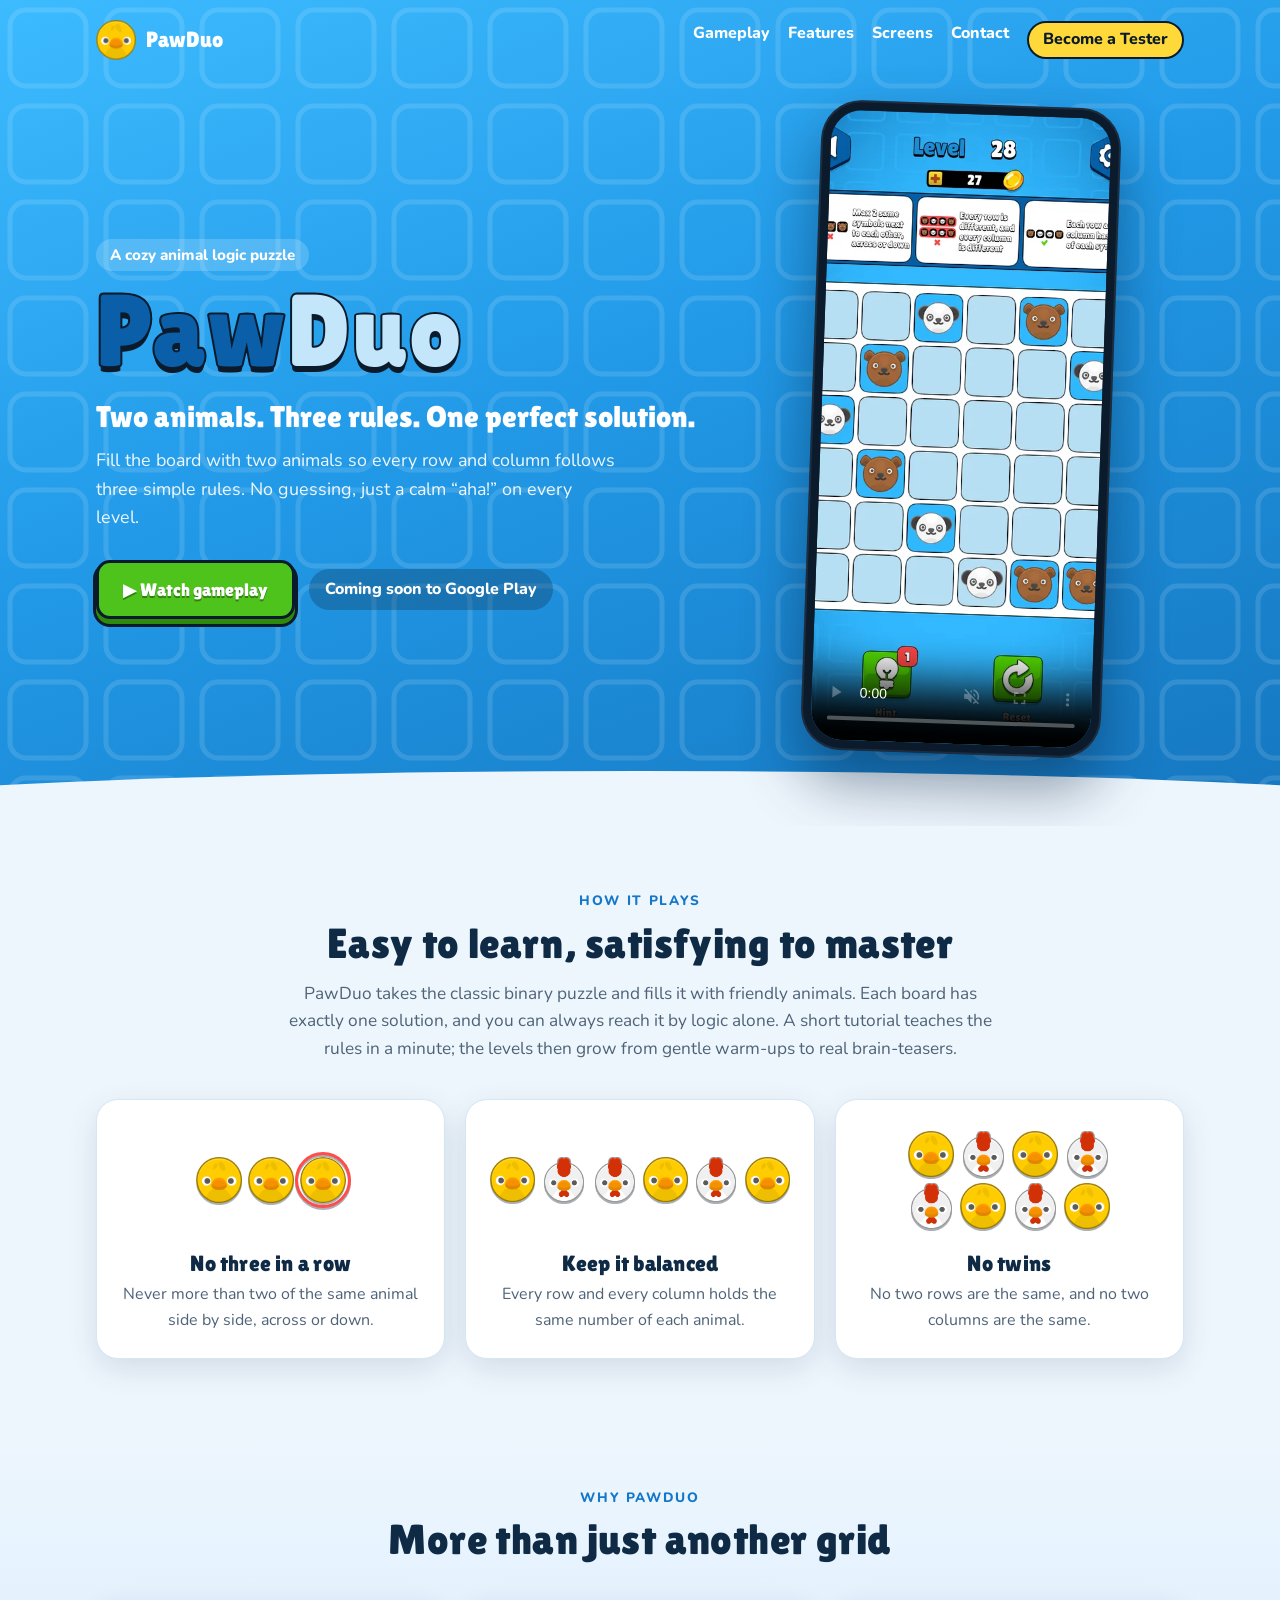
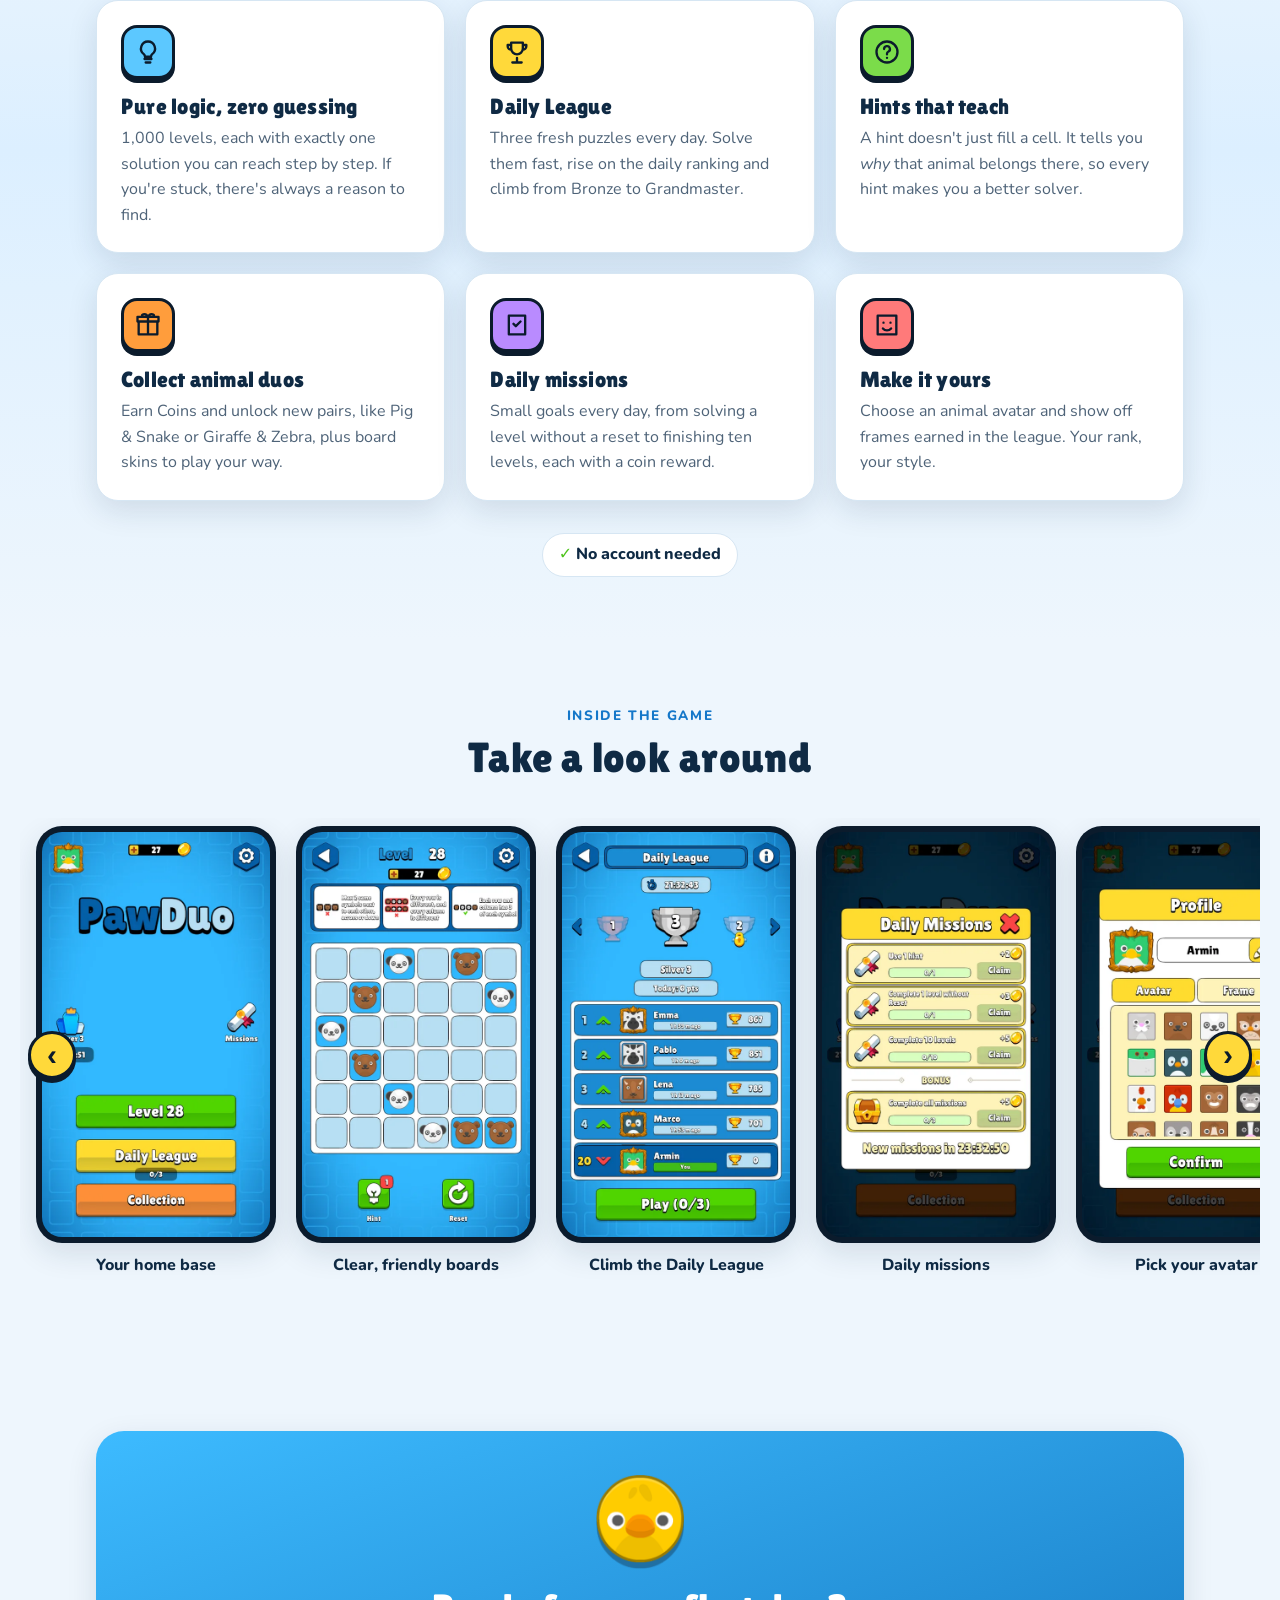
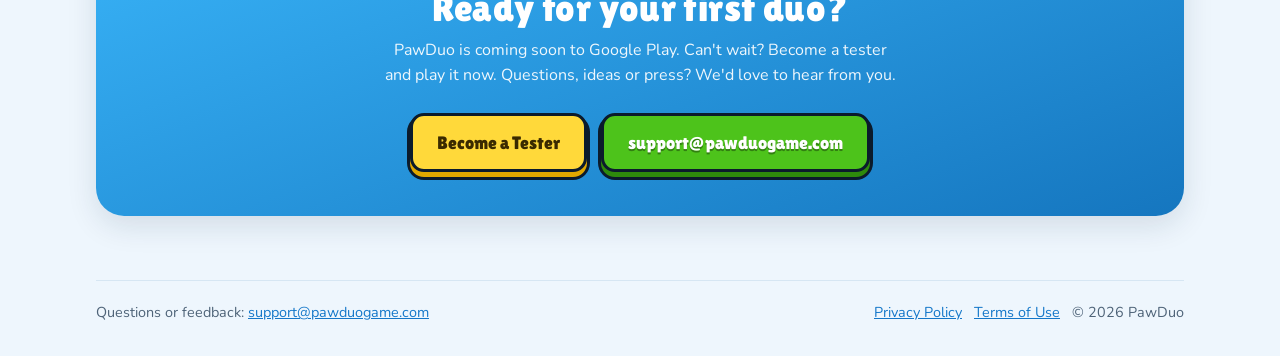
<file: index.html>
<!doctype html>
<html lang="en">
<head>
  <meta charset="utf-8">
  <meta name="viewport" content="width=device-width, initial-scale=1">
  <title>PawDuo – Animal Logic Puzzle</title>
  <meta name="description" content="PawDuo is a cozy logic puzzle: fill the board with two animals so every row and column follows three simple rules. Daily League, animal duos to collect, hints that teach.">
  <meta property="og:title" content="PawDuo – Animal Logic Puzzle">
  <meta property="og:description" content="Two animals. Three rules. One perfect solution.">
  <meta property="og:image" content="https://pawduogame.com/assets/InGamePictures/web/01_Home.webp">
  <meta name="theme-color" content="#1f8fe0">
  <link rel="icon" type="image/png" sizes="32x32" href="assets/favicon-32.png">
  <link rel="apple-touch-icon" href="assets/icon.png">
  <link rel="preconnect" href="https://fonts.googleapis.com">
  <link rel="preconnect" href="https://fonts.gstatic.com" crossorigin>
  <link rel="stylesheet" href="https://fonts.googleapis.com/css2?family=Lilita+One&family=Nunito:wght@500;700;800&display=swap">
  <link rel="stylesheet" href="style.css?v=11">
</head>
<body class="landing">

  <section class="hero">
    <div class="tiles" aria-hidden="true"></div>
    <div class="wrap">
      <header class="site">
        <a class="brand" href="/"><img src="assets/icon.png" alt="" width="40" height="40">PawDuo</a>
        <nav>
          <a href="#gameplay">Gameplay</a>
          <a href="#features">Features</a>
          <a href="#screens">Screens</a>
          <a href="#contact">Contact</a>
          <a class="nav-cta" href="tester.html">Become a Tester</a>
        </nav>
      </header>

      <div class="hero-grid">
        <div class="hero-copy">
          <p class="eyebrow">A cozy animal logic puzzle</p>
          <h1 class="wordmark"><span class="paw">Paw</span><span class="duo">Duo</span></h1>
          <p class="tagline">Two animals. Three rules. One perfect solution.</p>
          <p class="lead">Fill the board with two animals so every row and column follows three simple rules. No guessing, just a calm “aha!” on every level.</p>
          <div class="cta-row">
            <a class="btn btn-green" href="#gameplay" id="watch">▶ Watch gameplay</a>
            <span class="pill">Coming soon to Google Play</span>
          </div>
        </div>

        <div class="hero-phone" id="gameplay">
          <div class="phone">
            <video src="assets/Videos/PawDuo_Gameplay.mp4" poster="assets/InGamePictures/web/02_Board.webp"
                   autoplay muted loop playsinline controls preload="metadata"
                   aria-label="PawDuo gameplay video"></video>
          </div>
        </div>
      </div>
    </div>
  </section>

  <main>
    <section class="section about" id="about">
      <div class="wrap">
        <div class="section-head">
          <p class="kicker">How it plays</p>
          <h2>Easy to learn, satisfying to master</h2>
          <p>PawDuo takes the classic binary puzzle and fills it with friendly animals. Each board has exactly one solution, and you can always reach it by logic alone. A short tutorial teaches the rules in a minute; the levels then grow from gentle warm-ups to real brain-teasers.</p>
        </div>

        <div class="rules">
          <article class="rule">
            <div class="mini" aria-hidden="true"><i class="a"></i><i class="a"></i><i class="a bad"></i></div>
            <h3>No three in a row</h3>
            <p>Never more than two of the same animal side by side, across or down.</p>
          </article>
          <article class="rule">
            <div class="mini" aria-hidden="true"><i class="a"></i><i class="b"></i><i class="b"></i><i class="a"></i><i class="b"></i><i class="a"></i></div>
            <h3>Keep it balanced</h3>
            <p>Every row and every column holds the same number of each animal.</p>
          </article>
          <article class="rule">
            <div class="mini stack" aria-hidden="true">
              <span><i class="a"></i><i class="b"></i><i class="a"></i><i class="b"></i></span>
              <span><i class="b"></i><i class="a"></i><i class="b"></i><i class="a"></i></span>
            </div>
            <h3>No twins</h3>
            <p>No two rows are the same, and no two columns are the same.</p>
          </article>
        </div>
      </div>
    </section>

    <section class="section features" id="features">
      <div class="wrap">
        <div class="section-head">
          <p class="kicker">Why PawDuo</p>
          <h2>More than just another grid</h2>
        </div>

        <div class="feature-grid">
          <article class="feature">
            <span class="ico ico-blue" aria-hidden="true">
              <svg viewBox="0 0 24 24"><path d="M9 18h6M10 21h4M12 3a6 6 0 0 0-3.6 10.8c.6.5 1 1.2 1 2V16h5.2v-.2c0-.8.4-1.5 1-2A6 6 0 0 0 12 3Z"/></svg>
            </span>
            <h3>Pure logic, zero guessing</h3>
            <p>1,000 levels, each with exactly one solution you can reach step by step. If you're stuck, there's always a reason to find.</p>
          </article>
          <article class="feature">
            <span class="ico ico-yellow" aria-hidden="true">
              <svg viewBox="0 0 24 24"><path d="M8 21h8M12 17v4M7 4h10v5a5 5 0 0 1-10 0V4ZM17 6h3v1a3 3 0 0 1-3 3M7 6H4v1a3 3 0 0 0 3 3"/></svg>
            </span>
            <h3>Daily League</h3>
            <p>Three fresh puzzles every day. Solve them fast, rise on the daily ranking and climb from Bronze to Grandmaster.</p>
          </article>
          <article class="feature">
            <span class="ico ico-green" aria-hidden="true">
              <svg viewBox="0 0 24 24"><path d="M12 3a9 9 0 1 0 0 18 9 9 0 0 0 0-18ZM9.5 9.5a2.5 2.5 0 1 1 3.5 2.3c-.6.3-1 .9-1 1.6V14M12 17h.01"/></svg>
            </span>
            <h3>Hints that teach</h3>
            <p>A hint doesn't just fill a cell. It tells you <em>why</em> that animal belongs there, so every hint makes you a better solver.</p>
          </article>
          <article class="feature">
            <span class="ico ico-orange" aria-hidden="true">
              <svg viewBox="0 0 24 24"><path d="M4 9h16v11H4zM3 5h18v4H3zM12 5v15M12 5S10.5 2 8 2.8C6 3.5 7 5 8.5 5M12 5s1.5-3 4-2.2c2 .7 1 2.2-.5 2.2"/></svg>
            </span>
            <h3>Collect animal duos</h3>
            <p>Earn Coins and unlock new pairs, like Pig &amp; Snake or Giraffe &amp; Zebra, plus board skins to play your way.</p>
          </article>
          <article class="feature">
            <span class="ico ico-purple" aria-hidden="true">
              <svg viewBox="0 0 24 24"><path d="M9 11l2 2 4-4M5 4h14v16H5z"/></svg>
            </span>
            <h3>Daily missions</h3>
            <p>Small goals every day, from solving a level without a reset to finishing ten levels, each with a coin reward.</p>
          </article>
          <article class="feature">
            <span class="ico ico-red" aria-hidden="true">
              <svg viewBox="0 0 24 24"><path d="M4 4h16v16H4zM9 10h.01M15 10h.01M8.5 15a4.5 4.5 0 0 0 7 0"/></svg>
            </span>
            <h3>Make it yours</h3>
            <p>Choose an animal avatar and show off frames earned in the league. Your rank, your style.</p>
          </article>
        </div>

        <ul class="facts">
          <li>No account needed</li>
        </ul>
      </div>
    </section>

    <section class="section screens" id="screens">
      <div class="wrap">
        <div class="section-head">
          <p class="kicker">Inside the game</p>
          <h2>Take a look around</h2>
        </div>
      </div>

      <div class="carousel">
        <button class="nav-btn prev" type="button" aria-label="Previous screenshots">‹</button>
        <ul class="track" id="track">
          <li><button class="shot" type="button" data-full="assets/InGamePictures/01_Home.png"><img src="assets/InGamePictures/web/01_Home.webp" alt="PawDuo home screen" width="540" height="960" loading="lazy"></button><span>Your home base</span></li>
          <li><button class="shot" type="button" data-full="assets/InGamePictures/02_Board.png"><img src="assets/InGamePictures/web/02_Board.webp" alt="A puzzle board with bears and pandas" width="540" height="960" loading="lazy"></button><span>Clear, friendly boards</span></li>
          <li><button class="shot" type="button" data-full="assets/InGamePictures/03_League.png"><img src="assets/InGamePictures/web/03_League.webp" alt="Daily League ranking" width="540" height="960" loading="lazy"></button><span>Climb the Daily League</span></li>
          <li><button class="shot" type="button" data-full="assets/InGamePictures/04_Missions.png"><img src="assets/InGamePictures/web/04_Missions.webp" alt="Daily missions with coin rewards" width="540" height="960" loading="lazy"></button><span>Daily missions</span></li>
          <li><button class="shot" type="button" data-full="assets/InGamePictures/05_Profile_Avatars.png"><img src="assets/InGamePictures/web/05_Profile_Avatars.webp" alt="Choosing an avatar" width="540" height="960" loading="lazy"></button><span>Pick your avatar</span></li>
          <li><button class="shot" type="button" data-full="assets/InGamePictures/06_Profile_Frames.png"><img src="assets/InGamePictures/web/06_Profile_Frames.webp" alt="League frames for the profile picture" width="540" height="960" loading="lazy"></button><span>Earn league frames</span></li>
          <li><button class="shot" type="button" data-full="assets/InGamePictures/07_Collection.png"><img src="assets/InGamePictures/web/07_Collection.webp" alt="Animal duo collection" width="540" height="960" loading="lazy"></button><span>Collect animal duos</span></li>
          <li><button class="shot" type="button" data-full="assets/InGamePictures/08_Collection_Preview.png"><img src="assets/InGamePictures/web/08_Collection_Preview.webp" alt="Unlocking the Pig and Snake duo" width="540" height="960" loading="lazy"></button><span>Unlock new pairs</span></li>
          <li><button class="shot" type="button" data-full="assets/InGamePictures/09_Tutorial.png"><img src="assets/InGamePictures/web/09_Tutorial.webp" alt="The interactive tutorial" width="540" height="960" loading="lazy"></button><span>Learn in a minute</span></li>
        </ul>
        <button class="nav-btn next" type="button" aria-label="Next screenshots">›</button>
      </div>
    </section>

    <section class="section closing">
      <div class="wrap">
        <div class="closing-card">
          <img src="assets/icon.png" alt="" width="88" height="88">
          <h2>Ready for your first duo?</h2>
          <p>PawDuo is coming soon to Google Play. Can't wait? Become a tester and play it now. Questions, ideas or press? We'd love to hear from you.</p>
          <div class="cta-row closing-actions">
            <a class="btn btn-yellow" href="tester.html">Become a Tester</a>
            <a class="btn btn-green" href="mailto:support@pawduogame.com">support@pawduogame.com</a>
          </div>
        </div>
      </div>
    </section>
  </main>

  <div class="wrap">
    <footer class="site" id="contact">
      <span>Questions or feedback: <a href="mailto:support@pawduogame.com">support@pawduogame.com</a></span>
      <span><a href="privacy.html">Privacy Policy</a><a href="terms.html">Terms of Use</a>© 2026 PawDuo</span>
    </footer>
  </div>

  <dialog class="viewer" id="viewer" aria-label="Screenshot viewer">
    <button class="v-close" type="button" aria-label="Close">×</button>
    <button class="v-nav v-prev" type="button" aria-label="Previous">‹</button>
    <img alt="">
    <button class="v-nav v-next" type="button" aria-label="Next">›</button>
  </dialog>

  <dialog class="player" id="player" aria-label="Gameplay video">
    <button class="v-close" type="button" aria-label="Close video">×</button>
    <video src="assets/Videos/PawDuo_Gameplay.mp4" poster="assets/InGamePictures/web/02_Board.webp"
           controls playsinline preload="none"></video>
  </dialog>

  <script>
    (function () {
      var track = document.getElementById('track');
      var step = function () { var li = track.querySelector('li'); return li ? li.getBoundingClientRect().width + 20 : 300; };
      document.querySelector('.carousel .prev').addEventListener('click', function () { track.scrollBy({ left: -step() * 2, behavior: 'smooth' }); });
      document.querySelector('.carousel .next').addEventListener('click', function () { track.scrollBy({ left: step() * 2, behavior: 'smooth' }); });

      var shots = Array.prototype.slice.call(document.querySelectorAll('.shot'));
      var viewer = document.getElementById('viewer');
      var img = viewer.querySelector('img');
      var index = 0;
      function show(i) {
        index = (i + shots.length) % shots.length;
        img.src = shots[index].getAttribute('data-full');
        img.alt = shots[index].querySelector('img').alt;
      }
      shots.forEach(function (b, i) {
        b.addEventListener('click', function () {
          show(i);
          if (viewer.showModal) viewer.showModal(); else window.open(b.getAttribute('data-full'), '_blank');
        });
      });
      viewer.querySelector('.v-close').addEventListener('click', function () { viewer.close(); });
      viewer.querySelector('.v-prev').addEventListener('click', function () { show(index - 1); });
      viewer.querySelector('.v-next').addEventListener('click', function () { show(index + 1); });
      viewer.addEventListener('click', function (e) { if (e.target === viewer) viewer.close(); });
      // "Watch gameplay": the video from the start, with sound, in a full-screen player.
      var player = document.getElementById('player');
      var big = player.querySelector('video');
      var hero = document.querySelector('.phone video');
      document.getElementById('watch').addEventListener('click', function (e) {
        if (!player.showModal) return; // old browsers: the link scrolls to the phone instead
        e.preventDefault();
        hero.pause();
        player.showModal();
        big.currentTime = 0;
        big.muted = false;
        var playing = big.play();
        if (playing && playing.catch) playing.catch(function () { big.muted = true; big.play(); });
      });
      player.querySelector('.v-close').addEventListener('click', function () { player.close(); });
      player.addEventListener('click', function (e) { if (e.target === player) player.close(); });
      player.addEventListener('close', function () {
        big.pause();
        if (!window.matchMedia('(prefers-reduced-motion: reduce)').matches) hero.play();
      });

      viewer.addEventListener('keydown', function (e) {
        if (e.key === 'ArrowLeft') show(index - 1);
        if (e.key === 'ArrowRight') show(index + 1);
      });

      // Respect reduced motion: don't autoplay the gameplay video.
      if (window.matchMedia('(prefers-reduced-motion: reduce)').matches) {
        var v = document.querySelector('.phone video');
        v.removeAttribute('autoplay'); v.pause();
      }
    })();
  </script>
</body>
</html>
</file>
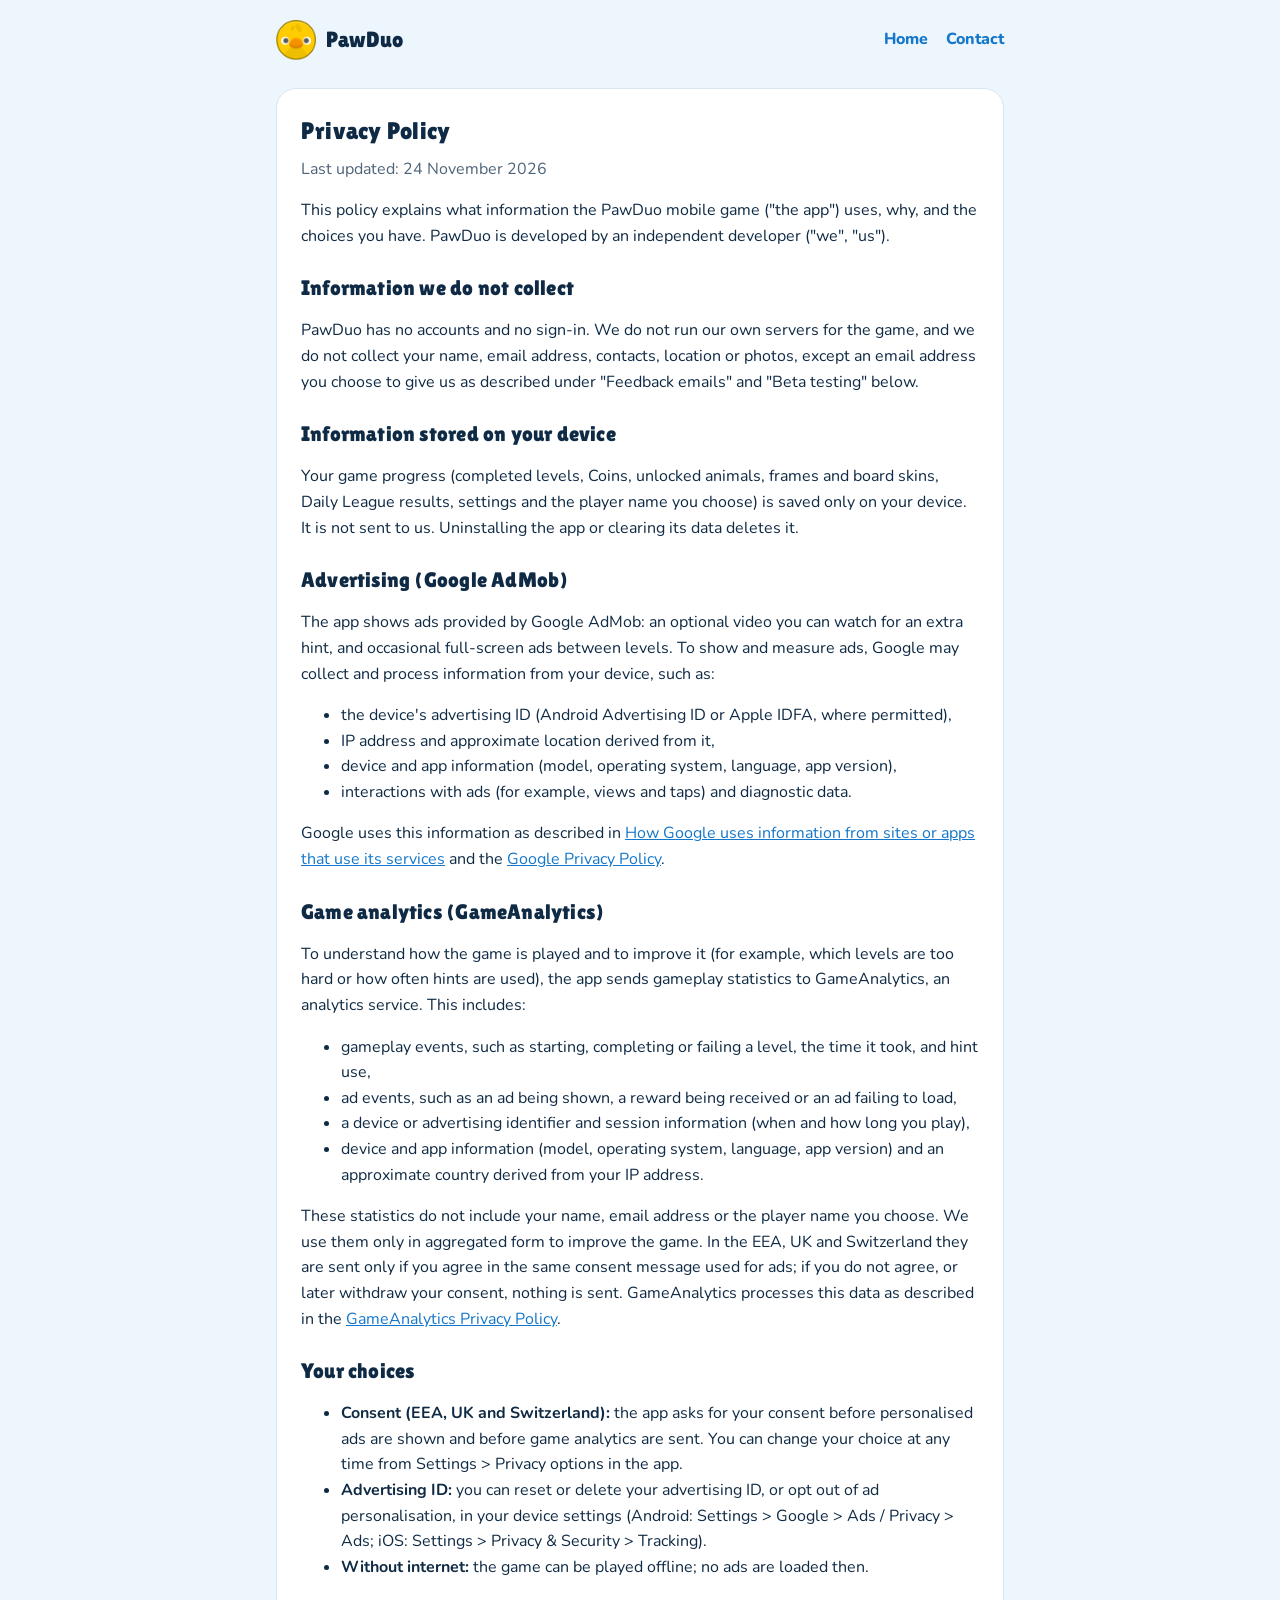
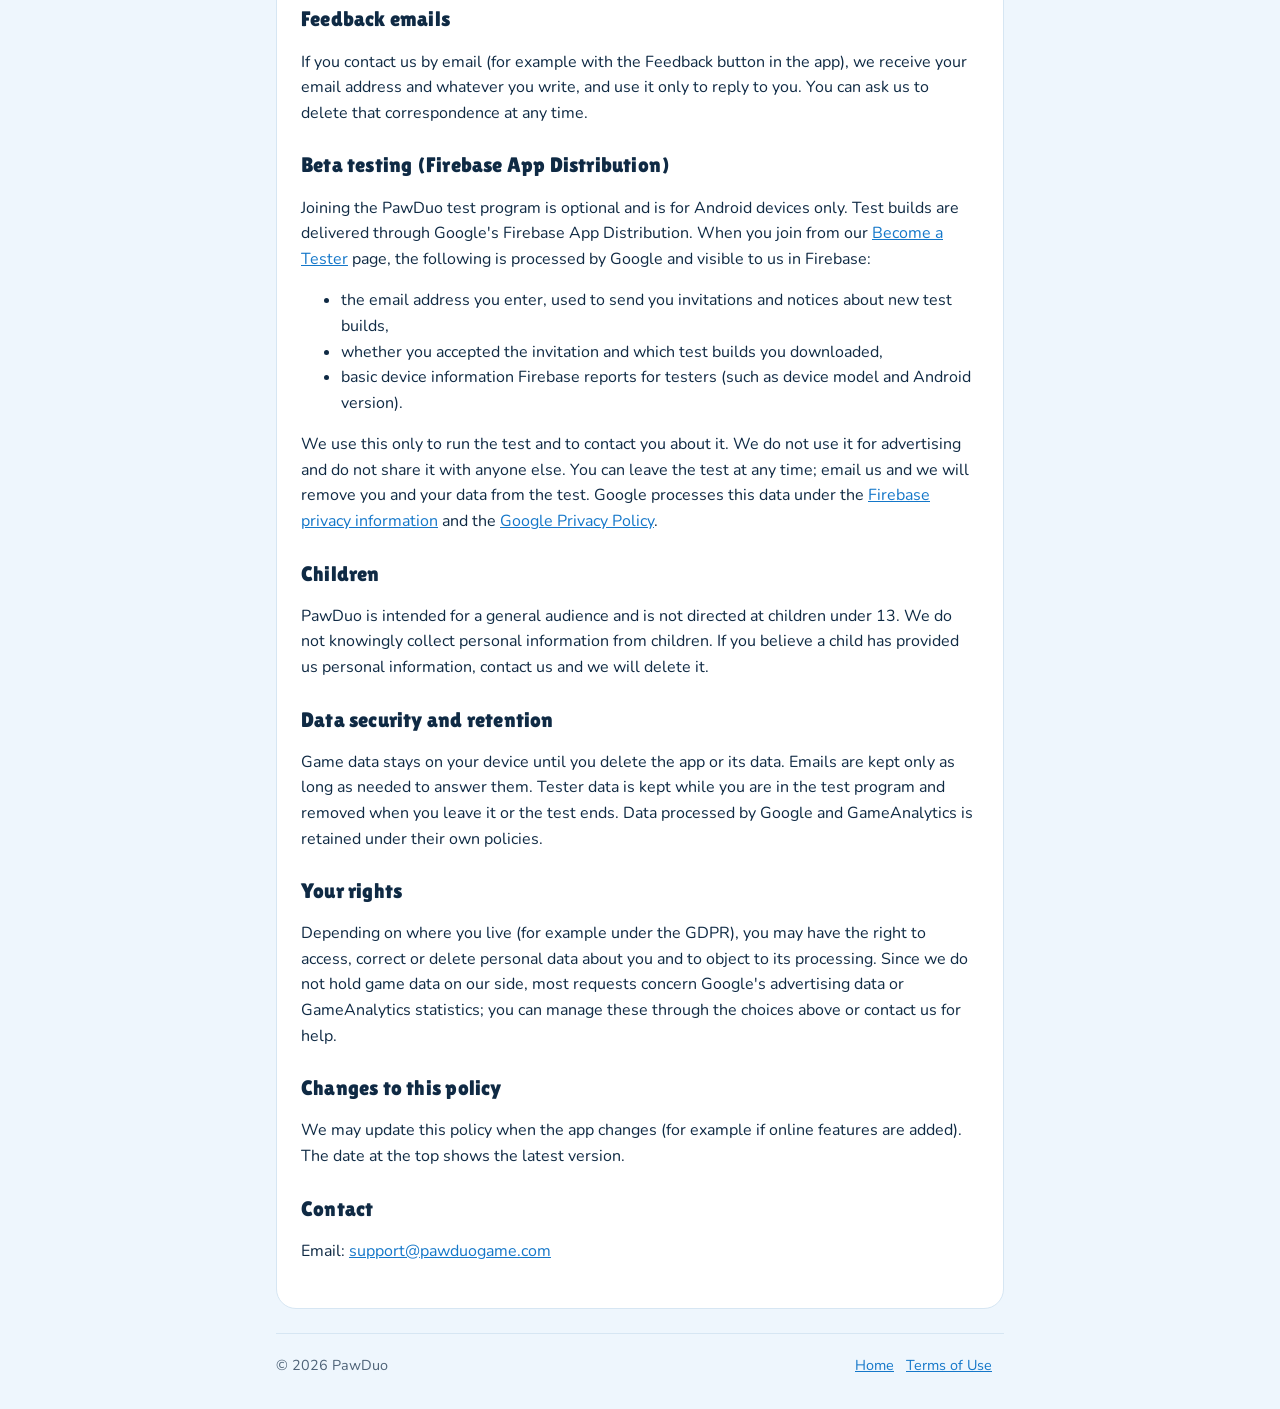
<file: privacy.html>
<!doctype html>
<html lang="en">
<head>
  <meta charset="utf-8">
  <meta name="viewport" content="width=device-width, initial-scale=1">
  <title>Privacy Policy – PawDuo</title>
  <meta name="description" content="How the PawDuo app handles your data.">
  <link rel="icon" type="image/png" sizes="32x32" href="assets/favicon-32.png">
  <link rel="preconnect" href="https://fonts.googleapis.com">
  <link rel="preconnect" href="https://fonts.gstatic.com" crossorigin>
  <link rel="stylesheet" href="https://fonts.googleapis.com/css2?family=Lilita+One&family=Nunito:wght@500;700;800&display=swap">
  <link rel="stylesheet" href="style.css?v=11">
</head>
<body>
  <div class="wrap">
    <header class="site">
      <a class="brand" href="/"><img src="assets/icon.png" alt="" width="40" height="40">PawDuo</a>
      <nav><a href="/">Home</a><a href="#contact">Contact</a></nav>
    </header>

    <article class="doc">
      <h1>Privacy Policy</h1>
      <p class="updated">Last updated: 24 November 2026</p>

      <p>This policy explains what information the PawDuo mobile game ("the app") uses, why, and the choices you have.
        PawDuo is developed by an independent developer ("we", "us").</p>

      <h2>Information we do not collect</h2>
      <p>PawDuo has no accounts and no sign-in. We do not run our own servers for the game, and we do not collect your
        name, email address, contacts, location or photos, except an email address you choose to give us as described
        under "Feedback emails" and "Beta testing" below.</p>

      <h2>Information stored on your device</h2>
      <p>Your game progress (completed levels, Coins, unlocked animals, frames and board skins, Daily League
        results, settings and the player name you choose) is saved only on your device. It is not sent to us. Uninstalling
        the app or clearing its data deletes it.</p>

      <h2>Advertising (Google AdMob)</h2>
      <p>The app shows ads provided by Google AdMob: an optional video you can watch for an extra hint, and occasional
        full-screen ads between levels. To show and measure ads, Google may collect and process information from your
        device, such as:</p>
      <ul>
        <li>the device's advertising ID (Android Advertising ID or Apple IDFA, where permitted),</li>
        <li>IP address and approximate location derived from it,</li>
        <li>device and app information (model, operating system, language, app version),</li>
        <li>interactions with ads (for example, views and taps) and diagnostic data.</li>
      </ul>
      <p>Google uses this information as described in
        <a href="https://policies.google.com/technologies/partner-sites" rel="noopener">How Google uses information from sites or apps that use its services</a>
        and the <a href="https://policies.google.com/privacy" rel="noopener">Google Privacy Policy</a>.</p>

      <h2>Game analytics (GameAnalytics)</h2>
      <p>To understand how the game is played and to improve it (for example, which levels are too hard or how often
        hints are used), the app sends gameplay statistics to GameAnalytics, an analytics service. This includes:</p>
      <ul>
        <li>gameplay events, such as starting, completing or failing a level, the time it took, and hint use,</li>
        <li>ad events, such as an ad being shown, a reward being received or an ad failing to load,</li>
        <li>a device or advertising identifier and session information (when and how long you play),</li>
        <li>device and app information (model, operating system, language, app version) and an approximate country
          derived from your IP address.</li>
      </ul>
      <p>These statistics do not include your name, email address or the player name you choose. We use them only in
        aggregated form to improve the game. In the EEA, UK and Switzerland they are sent only if you agree in the same
        consent message used for ads; if you do not agree, or later withdraw your consent, nothing is sent. GameAnalytics
        processes this data as described in the
        <a href="https://gameanalytics.com/privacy" rel="noopener">GameAnalytics Privacy Policy</a>.</p>

      <h2>Your choices</h2>
      <ul>
        <li><strong>Consent (EEA, UK and Switzerland):</strong> the app asks for your consent before personalised ads are
          shown and before game analytics are sent. You can change your choice at any time from Settings &gt; Privacy
          options in the app.</li>
        <li><strong>Advertising ID:</strong> you can reset or delete your advertising ID, or opt out of ad personalisation,
          in your device settings (Android: Settings &gt; Google &gt; Ads / Privacy &gt; Ads; iOS: Settings &gt; Privacy &amp; Security &gt; Tracking).</li>
        <li><strong>Without internet:</strong> the game can be played offline; no ads are loaded then.</li>
      </ul>

      <h2>Feedback emails</h2>
      <p>If you contact us by email (for example with the Feedback button in the app), we receive your email address and
        whatever you write, and use it only to reply to you. You can ask us to delete that correspondence at any time.</p>

      <h2>Beta testing (Firebase App Distribution)</h2>
      <p>Joining the PawDuo test program is optional and is for Android devices only. Test builds are delivered through
        Google's Firebase App Distribution. When you join from our <a href="tester.html">Become a Tester</a> page, the
        following is processed by Google and visible to us in Firebase:</p>
      <ul>
        <li>the email address you enter, used to send you invitations and notices about new test builds,</li>
        <li>whether you accepted the invitation and which test builds you downloaded,</li>
        <li>basic device information Firebase reports for testers (such as device model and Android version).</li>
      </ul>
      <p>We use this only to run the test and to contact you about it. We do not use it for advertising and do not share
        it with anyone else. You can leave the test at any time; email us and we will remove you and your data from the
        test. Google processes this data under the
        <a href="https://firebase.google.com/support/privacy" rel="noopener">Firebase privacy information</a> and the
        <a href="https://policies.google.com/privacy" rel="noopener">Google Privacy Policy</a>.</p>

      <h2>Children</h2>
      <p>PawDuo is intended for a general audience and is not directed at children under 13. We do not knowingly collect
        personal information from children. If you believe a child has provided us personal information, contact us and we
        will delete it.</p>

      <h2>Data security and retention</h2>
      <p>Game data stays on your device until you delete the app or its data. Emails are kept only as long as needed to
        answer them. Tester data is kept while you are in the test program and removed when you leave it or the test ends.
        Data processed by Google and GameAnalytics is retained under their own policies.</p>

      <h2>Your rights</h2>
      <p>Depending on where you live (for example under the GDPR), you may have the right to access, correct or delete
        personal data about you and to object to its processing. Since we do not hold game data on our side, most requests
        concern Google's advertising data or GameAnalytics statistics; you can manage these through the choices above or contact us for help.</p>

      <h2>Changes to this policy</h2>
      <p>We may update this policy when the app changes (for example if online features are added). The date at the top
        shows the latest version.</p>

      <h2 id="contact">Contact</h2>
      <p>Email: <a href="mailto:support@pawduogame.com">support@pawduogame.com</a></p>
    </article>

    <footer class="site">
      <span>© 2026 PawDuo</span>
      <span><a href="/">Home</a><a href="terms.html">Terms of Use</a></span>
    </footer>
  </div>
</body>
</html>
</file>
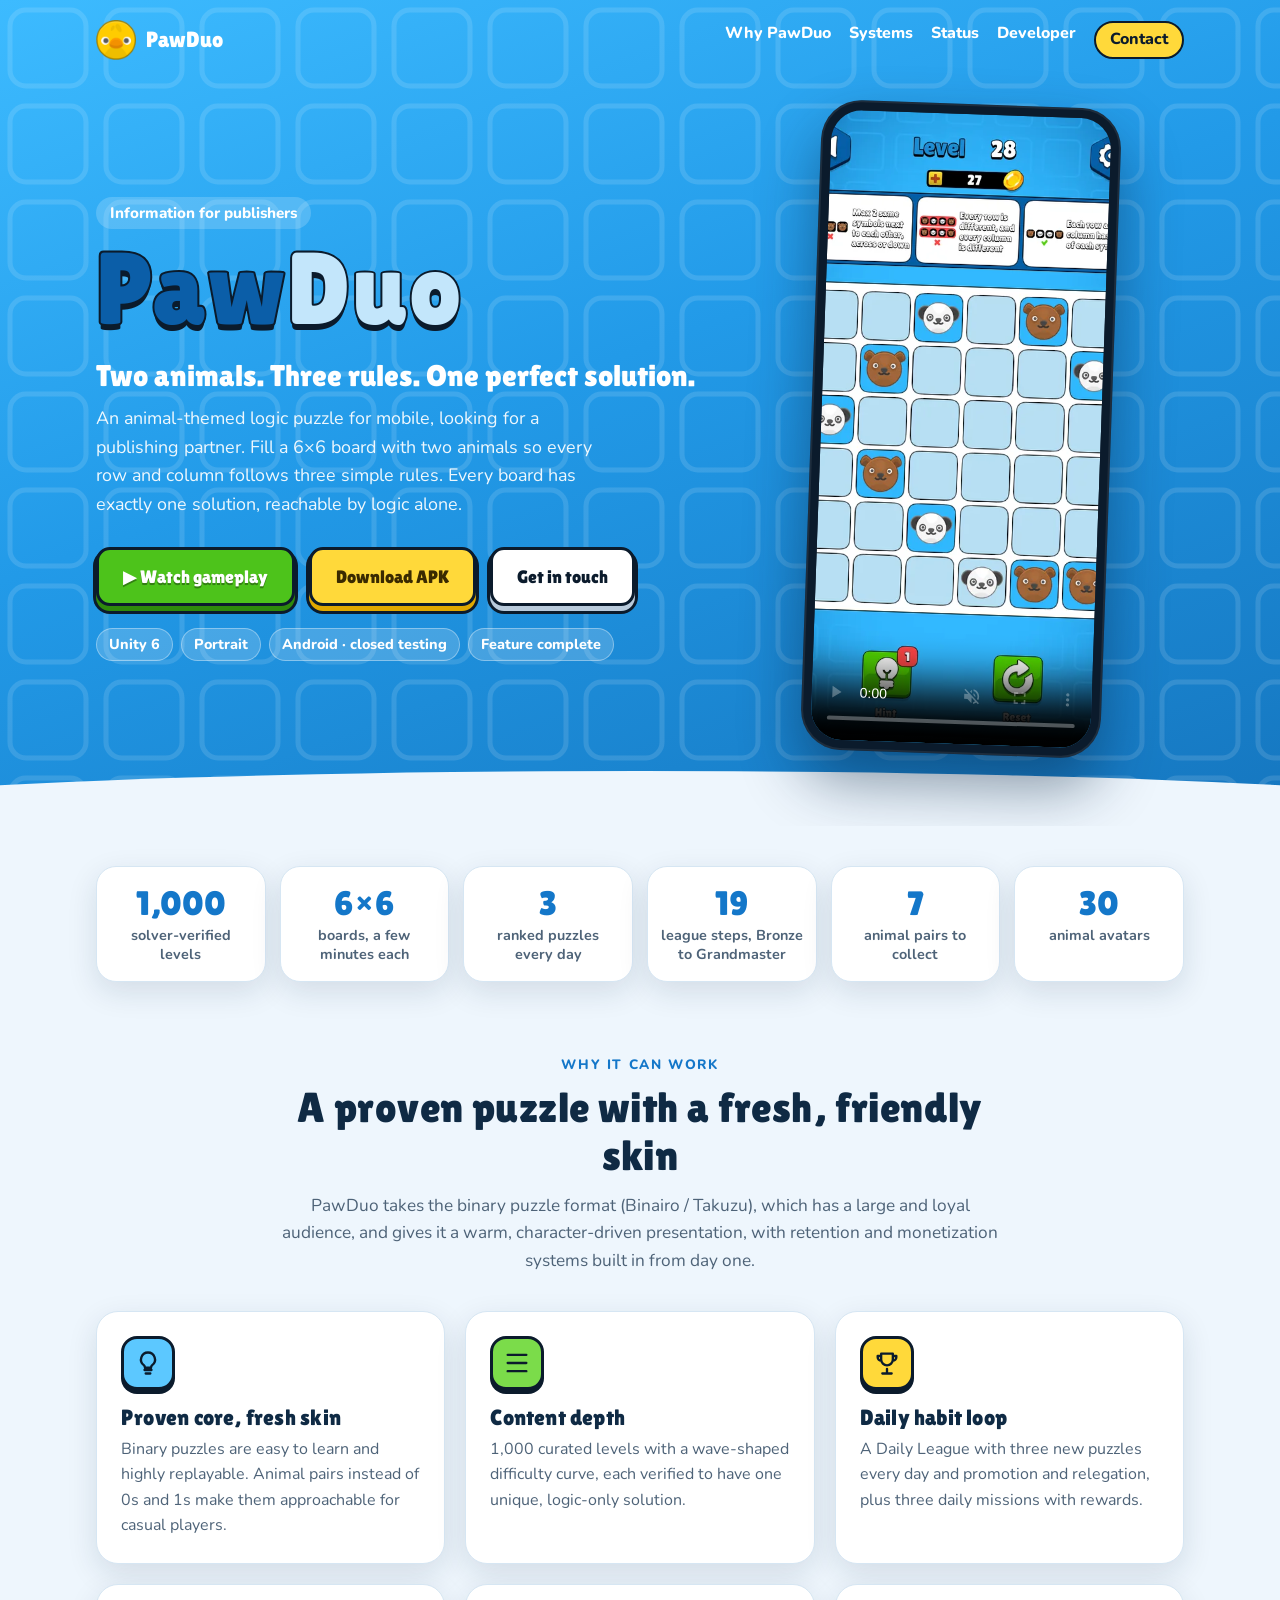
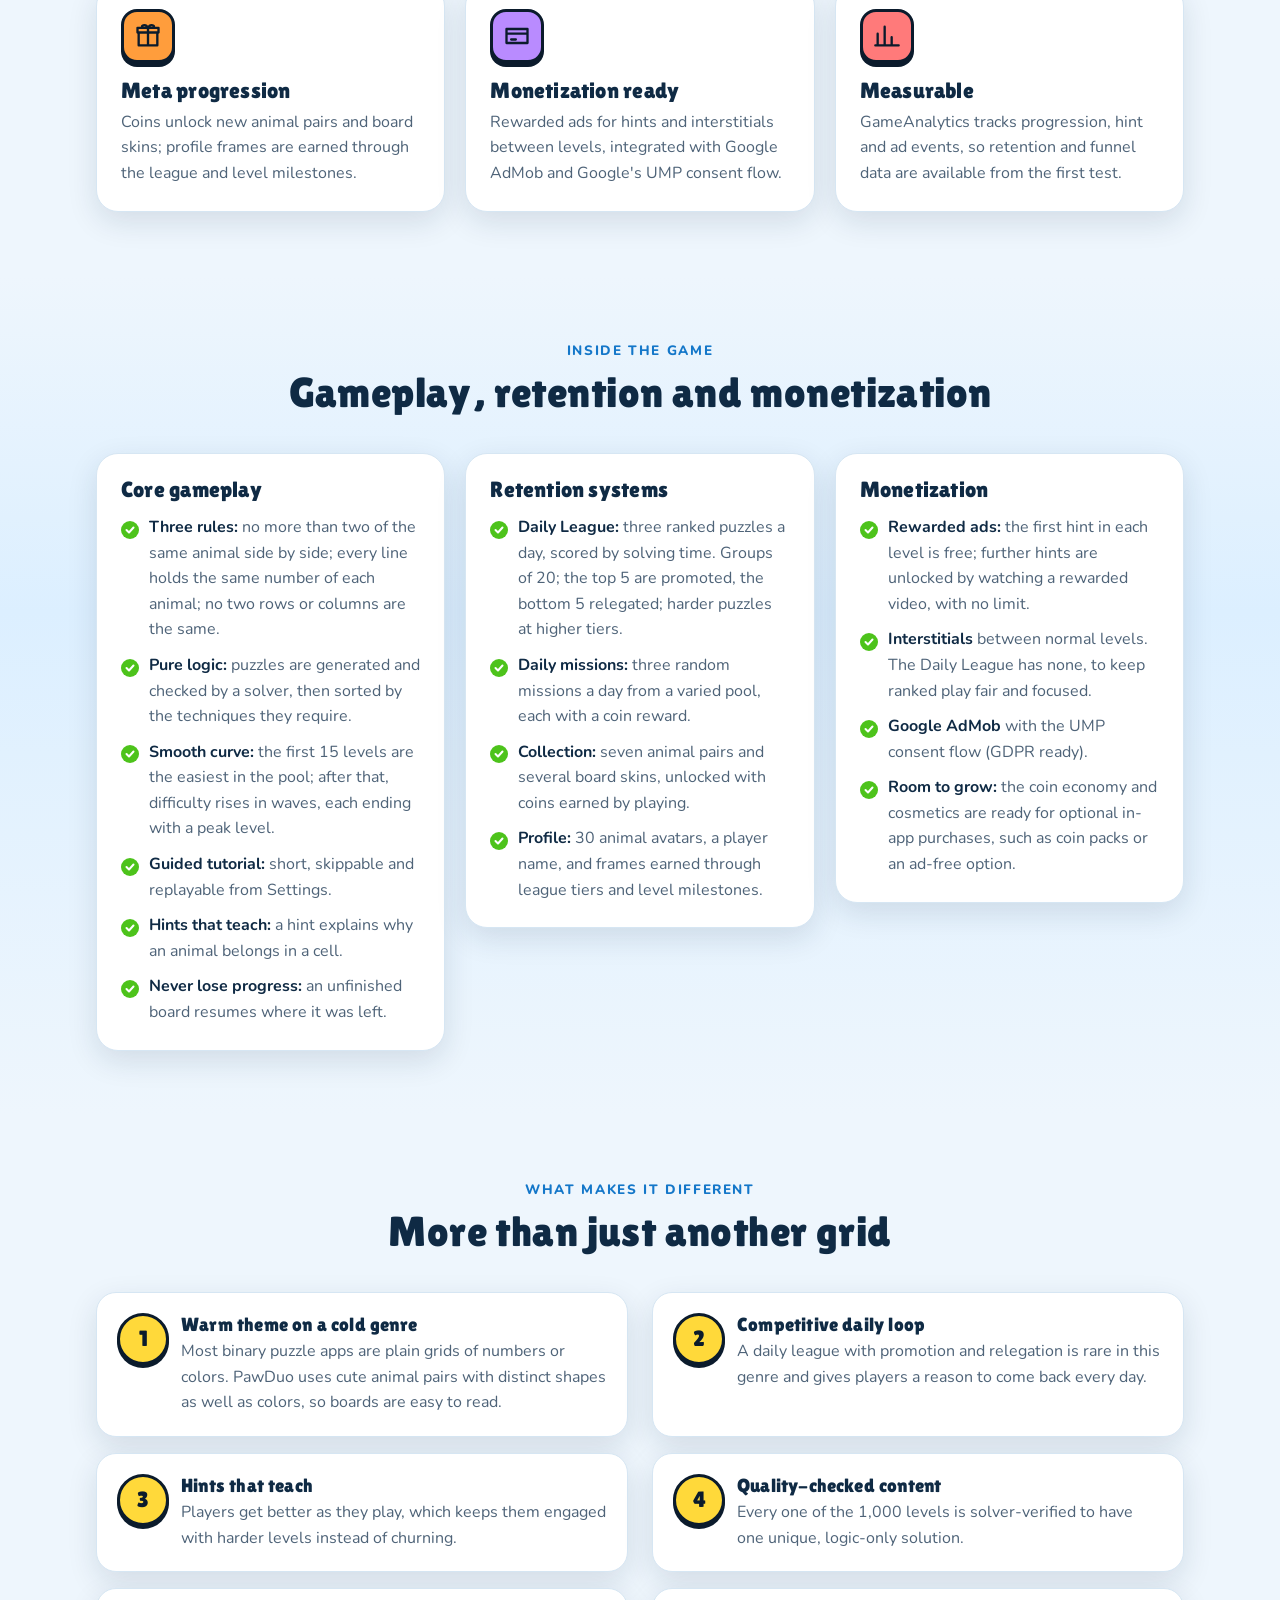
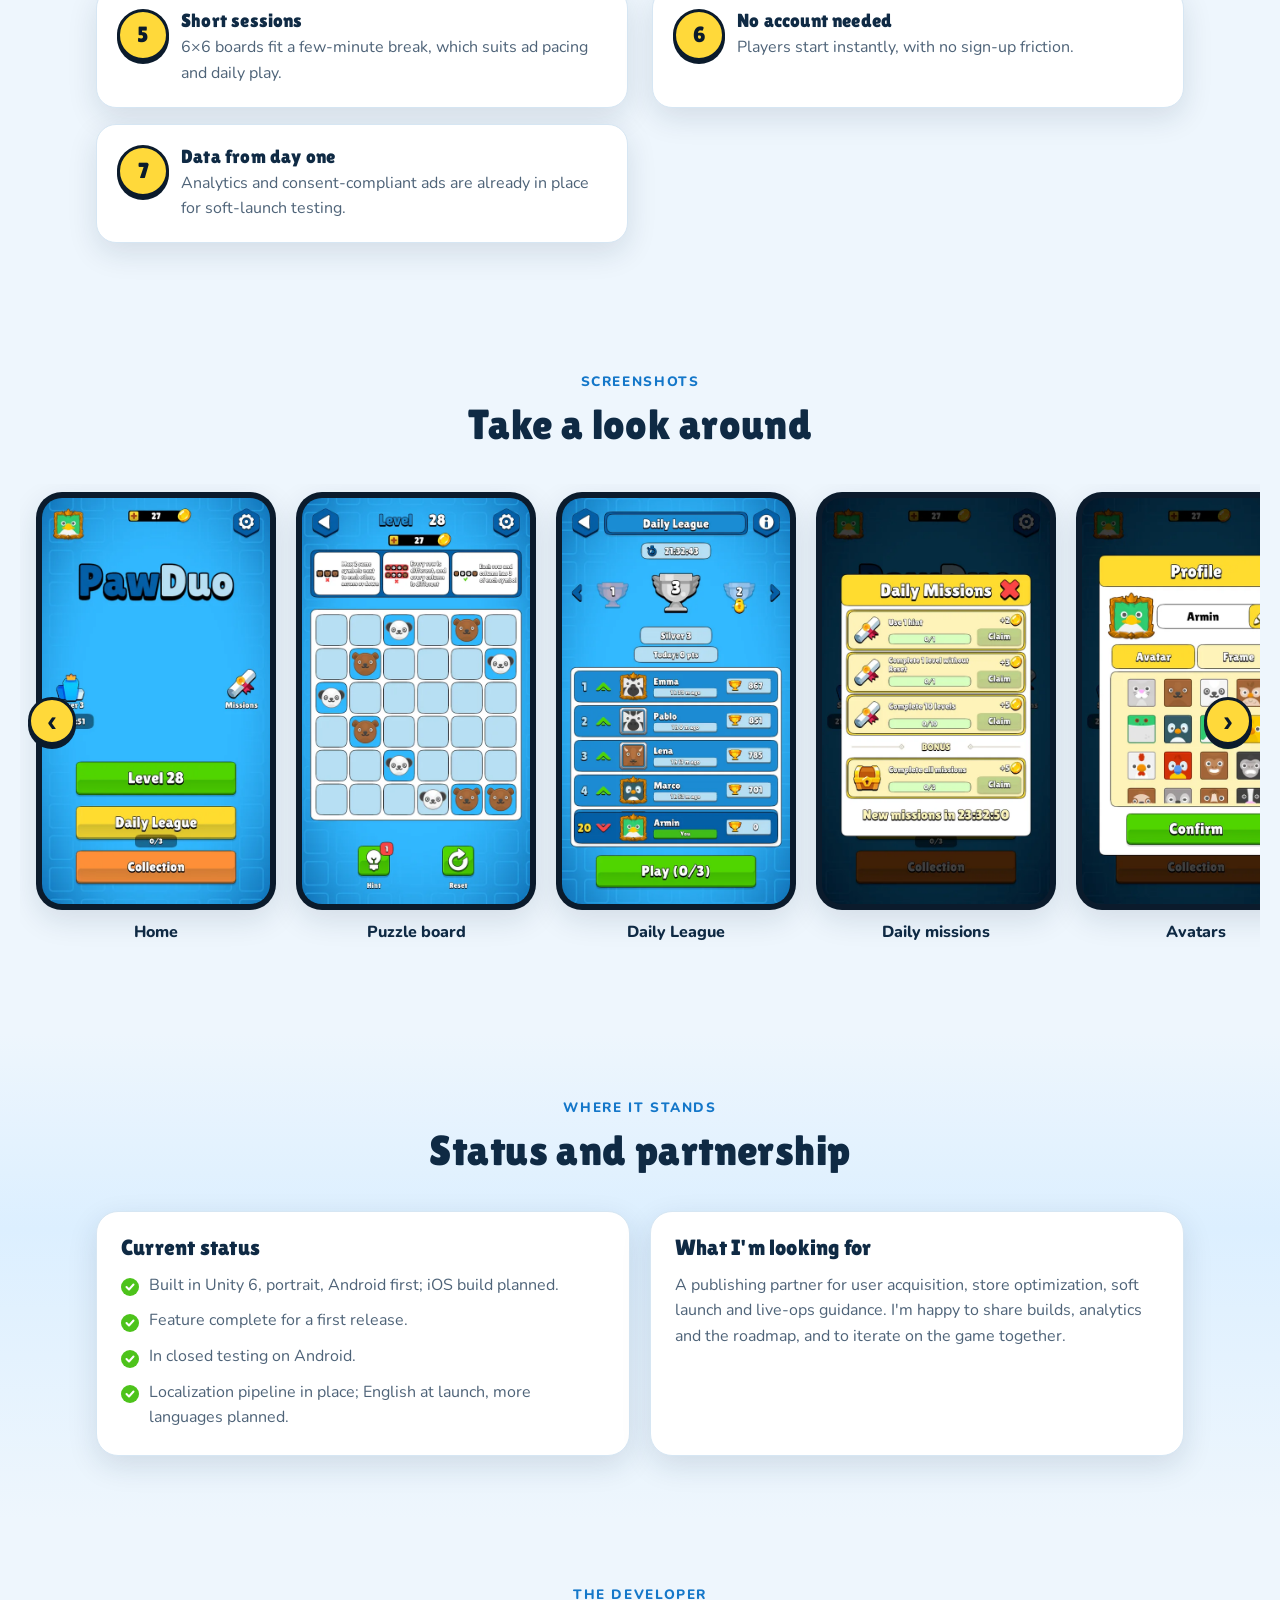
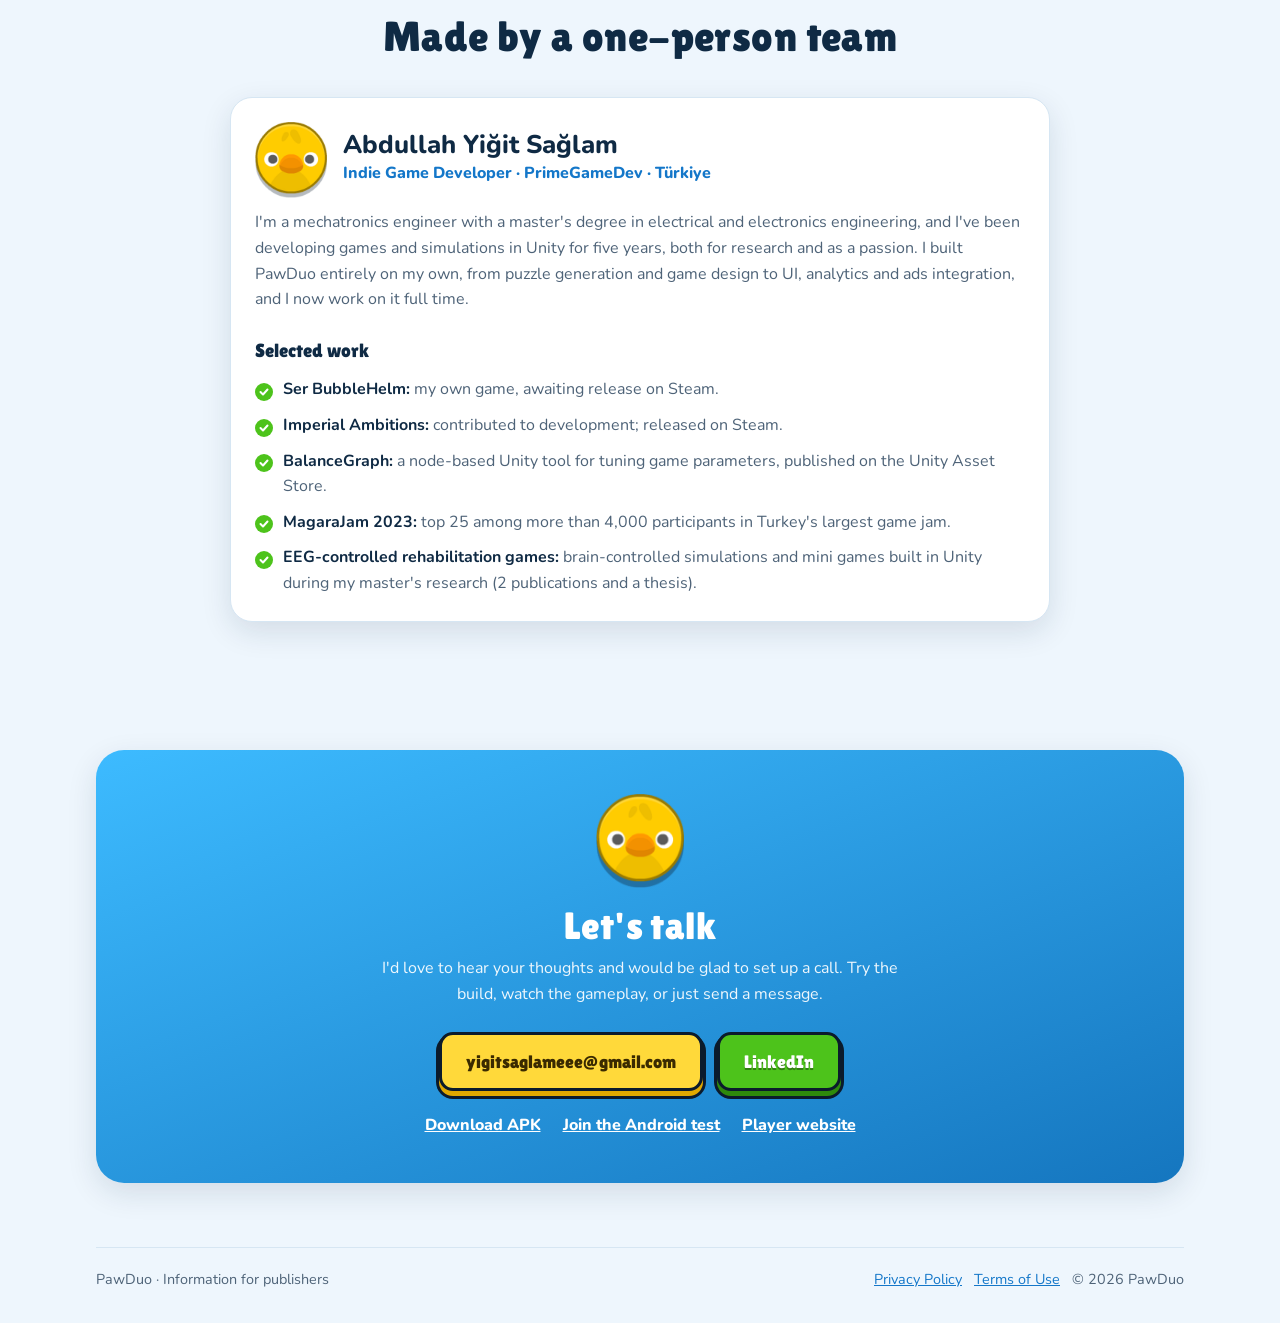
<file: publishers.html>
<!doctype html>
<html lang="en">
<head>
  <meta charset="utf-8">
  <meta name="viewport" content="width=device-width, initial-scale=1">
  <title>PawDuo – Information for Publishers</title>
  <!-- Unlisted page: shared by link only, nothing on the site links here. -->
  <meta name="robots" content="noindex, nofollow">
  <meta name="description" content="PawDuo pitch for publishers: gameplay, retention and monetization systems, current status and the developer.">
  <meta property="og:title" content="PawDuo – Information for Publishers">
  <meta property="og:description" content="Cozy animal logic puzzle looking for a publishing partner.">
  <meta property="og:image" content="https://pawduogame.com/assets/InGamePictures/web/01_Home.webp">
  <meta name="theme-color" content="#1f8fe0">
  <link rel="icon" type="image/png" sizes="32x32" href="assets/favicon-32.png">
  <link rel="apple-touch-icon" href="assets/icon.png">
  <link rel="preconnect" href="https://fonts.googleapis.com">
  <link rel="preconnect" href="https://fonts.gstatic.com" crossorigin>
  <link rel="stylesheet" href="https://fonts.googleapis.com/css2?family=Lilita+One&family=Nunito:wght@500;700;800&display=swap">
  <link rel="stylesheet" href="style.css?v=11">
</head>
<body class="landing">

  <section class="hero">
    <div class="tiles" aria-hidden="true"></div>
    <div class="wrap">
      <header class="site">
        <a class="brand" href="/"><img src="assets/icon.png" alt="" width="40" height="40">PawDuo</a>
        <nav>
          <a href="#why">Why PawDuo</a>
          <a href="#systems">Systems</a>
          <a href="#status">Status</a>
          <a href="#developer">Developer</a>
          <a class="nav-cta" href="#contact">Contact</a>
        </nav>
      </header>

      <div class="hero-grid">
        <div class="hero-copy">
          <p class="eyebrow">Information for publishers</p>
          <h1 class="wordmark"><span class="paw">Paw</span><span class="duo">Duo</span></h1>
          <p class="tagline">Two animals. Three rules. One perfect solution.</p>
          <p class="lead">An animal-themed logic puzzle for mobile, looking for a publishing partner. Fill a 6×6 board with two animals so every row and column follows three simple rules. Every board has exactly one solution, reachable by logic alone.</p>
          <div class="cta-row">
            <a class="btn btn-green" href="#gameplay" id="watch">▶ Watch gameplay</a>
            <a class="btn btn-yellow" href="https://drive.google.com/drive/folders/1yDPWeK3ObC1mlblRvoJEZqpMJH7vPjHw?usp=sharing" target="_blank" rel="noopener">Download APK</a>
            <a class="btn btn-white" href="#contact">Get in touch</a>
          </div>
          <ul class="hero-tags">
            <li>Unity 6</li>
            <li>Portrait</li>
            <li>Android · closed testing</li>
            <li>Feature complete</li>
          </ul>
        </div>

        <div class="hero-phone" id="gameplay">
          <div class="phone">
            <video src="assets/Videos/PawDuo_Gameplay.mp4" poster="assets/InGamePictures/web/02_Board.webp"
                   autoplay muted loop playsinline controls preload="metadata"
                   aria-label="PawDuo gameplay video"></video>
          </div>
        </div>
      </div>
    </div>
  </section>

  <main>
    <section class="section stats-section" aria-label="Key numbers">
      <div class="wrap">
        <ul class="stats">
          <li><strong>1,000</strong><span>solver-verified levels</span></li>
          <li><strong>6×6</strong><span>boards, a few minutes each</span></li>
          <li><strong>3</strong><span>ranked puzzles every day</span></li>
          <li><strong>19</strong><span>league steps, Bronze to Grandmaster</span></li>
          <li><strong>7</strong><span>animal pairs to collect</span></li>
          <li><strong>30</strong><span>animal avatars</span></li>
        </ul>
      </div>
    </section>

    <section class="section about" id="why">
      <div class="wrap">
        <div class="section-head">
          <p class="kicker">Why it can work</p>
          <h2>A proven puzzle with a fresh, friendly skin</h2>
          <p>PawDuo takes the binary puzzle format (Binairo / Takuzu), which has a large and loyal audience, and gives it a warm, character-driven presentation, with retention and monetization systems built in from day one.</p>
        </div>

        <div class="feature-grid">
          <article class="feature">
            <span class="ico ico-blue" aria-hidden="true">
              <svg viewBox="0 0 24 24"><path d="M9 18h6M10 21h4M12 3a6 6 0 0 0-3.6 10.8c.6.5 1 1.2 1 2V16h5.2v-.2c0-.8.4-1.5 1-2A6 6 0 0 0 12 3Z"/></svg>
            </span>
            <h3>Proven core, fresh skin</h3>
            <p>Binary puzzles are easy to learn and highly replayable. Animal pairs instead of 0s and 1s make them approachable for casual players.</p>
          </article>
          <article class="feature">
            <span class="ico ico-green" aria-hidden="true">
              <svg viewBox="0 0 24 24"><path d="M4 5h16M4 12h16M4 19h16"/></svg>
            </span>
            <h3>Content depth</h3>
            <p>1,000 curated levels with a wave-shaped difficulty curve, each verified to have one unique, logic-only solution.</p>
          </article>
          <article class="feature">
            <span class="ico ico-yellow" aria-hidden="true">
              <svg viewBox="0 0 24 24"><path d="M8 21h8M12 17v4M7 4h10v5a5 5 0 0 1-10 0V4ZM17 6h3v1a3 3 0 0 1-3 3M7 6H4v1a3 3 0 0 0 3 3"/></svg>
            </span>
            <h3>Daily habit loop</h3>
            <p>A Daily League with three new puzzles every day and promotion and relegation, plus three daily missions with rewards.</p>
          </article>
          <article class="feature">
            <span class="ico ico-orange" aria-hidden="true">
              <svg viewBox="0 0 24 24"><path d="M4 9h16v11H4zM3 5h18v4H3zM12 5v15M12 5S10.5 2 8 2.8C6 3.5 7 5 8.5 5M12 5s1.5-3 4-2.2c2 .7 1 2.2-.5 2.2"/></svg>
            </span>
            <h3>Meta progression</h3>
            <p>Coins unlock new animal pairs and board skins; profile frames are earned through the league and level milestones.</p>
          </article>
          <article class="feature">
            <span class="ico ico-purple" aria-hidden="true">
              <svg viewBox="0 0 24 24"><path d="M3 6h18v12H3zM3 10h18M7 15h4"/></svg>
            </span>
            <h3>Monetization ready</h3>
            <p>Rewarded ads for hints and interstitials between levels, integrated with Google AdMob and Google's UMP consent flow.</p>
          </article>
          <article class="feature">
            <span class="ico ico-red" aria-hidden="true">
              <svg viewBox="0 0 24 24"><path d="M4 20V10M10 20V4M16 20v-7M22 20H2"/></svg>
            </span>
            <h3>Measurable</h3>
            <p>GameAnalytics tracks progression, hint and ad events, so retention and funnel data are available from the first test.</p>
          </article>
        </div>
      </div>
    </section>

    <section class="section features" id="systems">
      <div class="wrap">
        <div class="section-head">
          <p class="kicker">Inside the game</p>
          <h2>Gameplay, retention and monetization</h2>
        </div>

        <div class="spec-grid">
          <article class="card">
            <h3>Core gameplay</h3>
            <ul class="checklist">
              <li><strong>Three rules:</strong> no more than two of the same animal side by side; every line holds the same number of each animal; no two rows or columns are the same.</li>
              <li><strong>Pure logic:</strong> puzzles are generated and checked by a solver, then sorted by the techniques they require.</li>
              <li><strong>Smooth curve:</strong> the first 15 levels are the easiest in the pool; after that, difficulty rises in waves, each ending with a peak level.</li>
              <li><strong>Guided tutorial:</strong> short, skippable and replayable from Settings.</li>
              <li><strong>Hints that teach:</strong> a hint explains why an animal belongs in a cell.</li>
              <li><strong>Never lose progress:</strong> an unfinished board resumes where it was left.</li>
            </ul>
          </article>
          <article class="card">
            <h3>Retention systems</h3>
            <ul class="checklist">
              <li><strong>Daily League:</strong> three ranked puzzles a day, scored by solving time. Groups of 20; the top 5 are promoted, the bottom 5 relegated; harder puzzles at higher tiers.</li>
              <li><strong>Daily missions:</strong> three random missions a day from a varied pool, each with a coin reward.</li>
              <li><strong>Collection:</strong> seven animal pairs and several board skins, unlocked with coins earned by playing.</li>
              <li><strong>Profile:</strong> 30 animal avatars, a player name, and frames earned through league tiers and level milestones.</li>
            </ul>
          </article>
          <article class="card">
            <h3>Monetization</h3>
            <ul class="checklist">
              <li><strong>Rewarded ads:</strong> the first hint in each level is free; further hints are unlocked by watching a rewarded video, with no limit.</li>
              <li><strong>Interstitials</strong> between normal levels. The Daily League has none, to keep ranked play fair and focused.</li>
              <li><strong>Google AdMob</strong> with the UMP consent flow (GDPR ready).</li>
              <li><strong>Room to grow:</strong> the coin economy and cosmetics are ready for optional in-app purchases, such as coin packs or an ad-free option.</li>
            </ul>
          </article>
        </div>
      </div>
    </section>

    <section class="section" id="different">
      <div class="wrap">
        <div class="section-head">
          <p class="kicker">What makes it different</p>
          <h2>More than just another grid</h2>
        </div>

        <ol class="diff-list">
          <li><h3>Warm theme on a cold genre</h3><p>Most binary puzzle apps are plain grids of numbers or colors. PawDuo uses cute animal pairs with distinct shapes as well as colors, so boards are easy to read.</p></li>
          <li><h3>Competitive daily loop</h3><p>A daily league with promotion and relegation is rare in this genre and gives players a reason to come back every day.</p></li>
          <li><h3>Hints that teach</h3><p>Players get better as they play, which keeps them engaged with harder levels instead of churning.</p></li>
          <li><h3>Quality-checked content</h3><p>Every one of the 1,000 levels is solver-verified to have one unique, logic-only solution.</p></li>
          <li><h3>Short sessions</h3><p>6×6 boards fit a few-minute break, which suits ad pacing and daily play.</p></li>
          <li><h3>No account needed</h3><p>Players start instantly, with no sign-up friction.</p></li>
          <li><h3>Data from day one</h3><p>Analytics and consent-compliant ads are already in place for soft-launch testing.</p></li>
        </ol>
      </div>
    </section>

    <section class="section screens" id="screens">
      <div class="wrap">
        <div class="section-head">
          <p class="kicker">Screenshots</p>
          <h2>Take a look around</h2>
        </div>
      </div>

      <div class="carousel">
        <button class="nav-btn prev" type="button" aria-label="Previous screenshots">‹</button>
        <ul class="track" id="track">
          <li><button class="shot" type="button" data-full="assets/InGamePictures/01_Home.png"><img src="assets/InGamePictures/web/01_Home.webp" alt="PawDuo home screen" width="540" height="960" loading="lazy"></button><span>Home</span></li>
          <li><button class="shot" type="button" data-full="assets/InGamePictures/02_Board.png"><img src="assets/InGamePictures/web/02_Board.webp" alt="A puzzle board with bears and pandas" width="540" height="960" loading="lazy"></button><span>Puzzle board</span></li>
          <li><button class="shot" type="button" data-full="assets/InGamePictures/03_League.png"><img src="assets/InGamePictures/web/03_League.webp" alt="Daily League ranking" width="540" height="960" loading="lazy"></button><span>Daily League</span></li>
          <li><button class="shot" type="button" data-full="assets/InGamePictures/04_Missions.png"><img src="assets/InGamePictures/web/04_Missions.webp" alt="Daily missions with coin rewards" width="540" height="960" loading="lazy"></button><span>Daily missions</span></li>
          <li><button class="shot" type="button" data-full="assets/InGamePictures/05_Profile_Avatars.png"><img src="assets/InGamePictures/web/05_Profile_Avatars.webp" alt="Choosing an avatar" width="540" height="960" loading="lazy"></button><span>Avatars</span></li>
          <li><button class="shot" type="button" data-full="assets/InGamePictures/06_Profile_Frames.png"><img src="assets/InGamePictures/web/06_Profile_Frames.webp" alt="League frames for the profile picture" width="540" height="960" loading="lazy"></button><span>League frames</span></li>
          <li><button class="shot" type="button" data-full="assets/InGamePictures/07_Collection.png"><img src="assets/InGamePictures/web/07_Collection.webp" alt="Animal duo collection" width="540" height="960" loading="lazy"></button><span>Collection</span></li>
          <li><button class="shot" type="button" data-full="assets/InGamePictures/08_Collection_Preview.png"><img src="assets/InGamePictures/web/08_Collection_Preview.webp" alt="Unlocking the Pig and Snake duo" width="540" height="960" loading="lazy"></button><span>Unlocking a pair</span></li>
          <li><button class="shot" type="button" data-full="assets/InGamePictures/09_Tutorial.png"><img src="assets/InGamePictures/web/09_Tutorial.webp" alt="The interactive tutorial" width="540" height="960" loading="lazy"></button><span>Tutorial</span></li>
        </ul>
        <button class="nav-btn next" type="button" aria-label="Next screenshots">›</button>
      </div>
    </section>

    <section class="section features" id="status">
      <div class="wrap">
        <div class="section-head">
          <p class="kicker">Where it stands</p>
          <h2>Status and partnership</h2>
        </div>

        <div class="feature-grid two">
          <article class="card">
            <h3>Current status</h3>
            <ul class="checklist">
              <li>Built in Unity 6, portrait, Android first; iOS build planned.</li>
              <li>Feature complete for a first release.</li>
              <li>In closed testing on Android.</li>
              <li>Localization pipeline in place; English at launch, more languages planned.</li>
            </ul>
          </article>
          <article class="card">
            <h3>What I'm looking for</h3>
            <p>A publishing partner for user acquisition, store optimization, soft launch and live-ops guidance. I'm happy to share builds, analytics and the roadmap, and to iterate on the game together.</p>
          </article>
        </div>
      </div>
    </section>

    <section class="section" id="developer">
      <div class="wrap">
        <div class="section-head">
          <p class="kicker">The developer</p>
          <h2>Made by a one-person team</h2>
        </div>

        <article class="card dev-card">
          <div class="dev-head">
            <img src="assets/icon.png" alt="" width="72" height="72">
            <div>
              <h3>Abdullah Yiğit Sağlam</h3>
              <p class="dev-role">Indie Game Developer · PrimeGameDev · Türkiye</p>
            </div>
          </div>
          <p>I'm a mechatronics engineer with a master's degree in electrical and electronics engineering, and I've been developing games and simulations in Unity for five years, both for research and as a passion. I built PawDuo entirely on my own, from puzzle generation and game design to UI, analytics and ads integration, and I now work on it full time.</p>

          <h4>Selected work</h4>
          <ul class="checklist">
            <li><strong>Ser BubbleHelm:</strong> my own game, awaiting release on Steam.</li>
            <li><strong>Imperial Ambitions:</strong> contributed to development; released on Steam.</li>
            <li><strong>BalanceGraph:</strong> a node-based Unity tool for tuning game parameters, published on the Unity Asset Store.</li>
            <li><strong>MagaraJam 2023:</strong> top 25 among more than 4,000 participants in Turkey's largest game jam.</li>
            <li><strong>EEG-controlled rehabilitation games:</strong> brain-controlled simulations and mini games built in Unity during my master's research (2 publications and a thesis).</li>
          </ul>
        </article>
      </div>
    </section>

    <section class="section closing" id="contact">
      <div class="wrap">
        <div class="closing-card">
          <img src="assets/icon.png" alt="" width="88" height="88">
          <h2>Let's talk</h2>
          <p>I'd love to hear your thoughts and would be glad to set up a call. Try the build, watch the gameplay, or just send a message.</p>
          <div class="cta-row closing-actions">
            <a class="btn btn-yellow" href="mailto:yigitsaglameee@gmail.com?subject=PawDuo">yigitsaglameee@gmail.com</a>
            <a class="btn btn-green" href="https://www.linkedin.com/in/abdullah-yigit-saglam/" target="_blank" rel="noopener">LinkedIn</a>
          </div>
          <p class="closing-links">
            <a href="https://drive.google.com/drive/folders/1yDPWeK3ObC1mlblRvoJEZqpMJH7vPjHw?usp=sharing" target="_blank" rel="noopener">Download APK</a>
            <a href="tester.html">Join the Android test</a>
            <a href="/">Player website</a>
          </p>
        </div>
      </div>
    </section>
  </main>

  <div class="wrap">
    <footer class="site">
      <span>PawDuo · Information for publishers</span>
      <span><a href="privacy.html">Privacy Policy</a><a href="terms.html">Terms of Use</a>© 2026 PawDuo</span>
    </footer>
  </div>

  <dialog class="viewer" id="viewer" aria-label="Screenshot viewer">
    <button class="v-close" type="button" aria-label="Close">×</button>
    <button class="v-nav v-prev" type="button" aria-label="Previous">‹</button>
    <img alt="">
    <button class="v-nav v-next" type="button" aria-label="Next">›</button>
  </dialog>

  <dialog class="player" id="player" aria-label="Gameplay video">
    <button class="v-close" type="button" aria-label="Close video">×</button>
    <video src="assets/Videos/PawDuo_Gameplay.mp4" poster="assets/InGamePictures/web/02_Board.webp"
           controls playsinline preload="none"></video>
  </dialog>

  <script>
    (function () {
      var track = document.getElementById('track');
      var step = function () { var li = track.querySelector('li'); return li ? li.getBoundingClientRect().width + 20 : 300; };
      document.querySelector('.carousel .prev').addEventListener('click', function () { track.scrollBy({ left: -step() * 2, behavior: 'smooth' }); });
      document.querySelector('.carousel .next').addEventListener('click', function () { track.scrollBy({ left: step() * 2, behavior: 'smooth' }); });

      var shots = Array.prototype.slice.call(document.querySelectorAll('.shot'));
      var viewer = document.getElementById('viewer');
      var img = viewer.querySelector('img');
      var index = 0;
      function show(i) {
        index = (i + shots.length) % shots.length;
        img.src = shots[index].getAttribute('data-full');
        img.alt = shots[index].querySelector('img').alt;
      }
      shots.forEach(function (b, i) {
        b.addEventListener('click', function () {
          show(i);
          if (viewer.showModal) viewer.showModal(); else window.open(b.getAttribute('data-full'), '_blank');
        });
      });
      viewer.querySelector('.v-close').addEventListener('click', function () { viewer.close(); });
      viewer.querySelector('.v-prev').addEventListener('click', function () { show(index - 1); });
      viewer.querySelector('.v-next').addEventListener('click', function () { show(index + 1); });
      viewer.addEventListener('click', function (e) { if (e.target === viewer) viewer.close(); });
      // "Watch gameplay": the video from the start, with sound, in a full-screen player.
      var player = document.getElementById('player');
      var big = player.querySelector('video');
      var hero = document.querySelector('.phone video');
      document.getElementById('watch').addEventListener('click', function (e) {
        if (!player.showModal) return; // old browsers: the link scrolls to the phone instead
        e.preventDefault();
        hero.pause();
        player.showModal();
        big.currentTime = 0;
        big.muted = false;
        var playing = big.play();
        if (playing && playing.catch) playing.catch(function () { big.muted = true; big.play(); });
      });
      player.querySelector('.v-close').addEventListener('click', function () { player.close(); });
      player.addEventListener('click', function (e) { if (e.target === player) player.close(); });
      player.addEventListener('close', function () {
        big.pause();
        if (!window.matchMedia('(prefers-reduced-motion: reduce)').matches) hero.play();
      });

      viewer.addEventListener('keydown', function (e) {
        if (e.key === 'ArrowLeft') show(index - 1);
        if (e.key === 'ArrowRight') show(index + 1);
      });

      if (window.matchMedia('(prefers-reduced-motion: reduce)').matches) {
        var v = document.querySelector('.phone video');
        v.removeAttribute('autoplay'); v.pause();
      }
    })();
  </script>
</body>
</html>
</file>
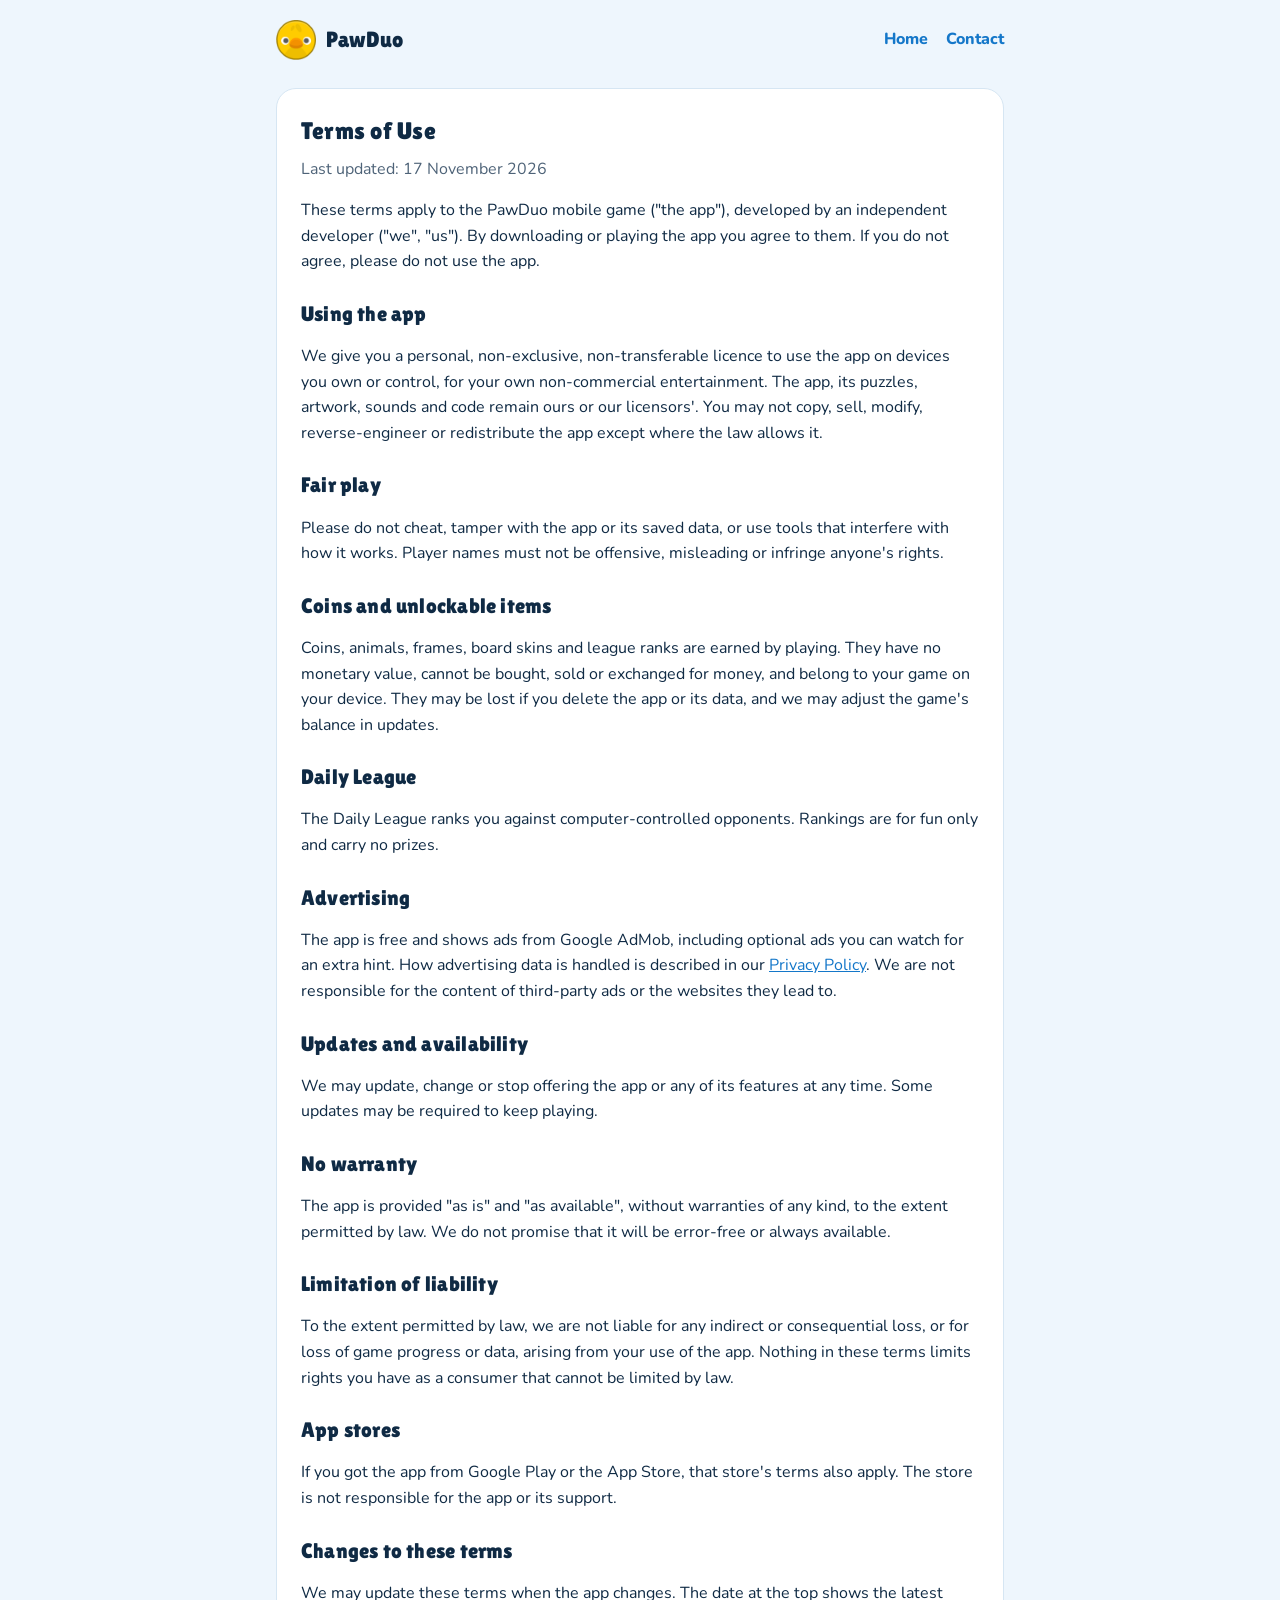
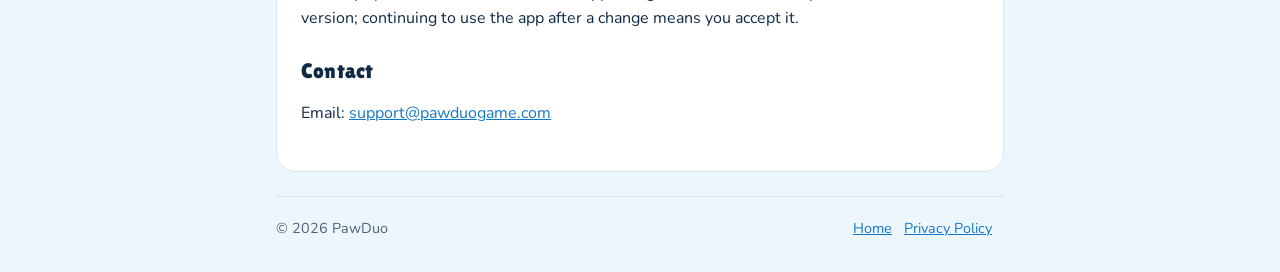
<file: terms.html>
<!doctype html>
<html lang="en">
<head>
  <meta charset="utf-8">
  <meta name="viewport" content="width=device-width, initial-scale=1">
  <title>Terms of Use – PawDuo</title>
  <meta name="description" content="Terms of use for the PawDuo app.">
  <link rel="icon" type="image/png" sizes="32x32" href="assets/favicon-32.png">
  <link rel="preconnect" href="https://fonts.googleapis.com">
  <link rel="preconnect" href="https://fonts.gstatic.com" crossorigin>
  <link rel="stylesheet" href="https://fonts.googleapis.com/css2?family=Lilita+One&family=Nunito:wght@500;700;800&display=swap">
  <link rel="stylesheet" href="style.css?v=11">
</head>
<body>
  <div class="wrap">
    <header class="site">
      <a class="brand" href="/"><img src="assets/icon.png" alt="" width="40" height="40">PawDuo</a>
      <nav><a href="/">Home</a><a href="#contact">Contact</a></nav>
    </header>

    <article class="doc">
      <h1>Terms of Use</h1>
      <p class="updated">Last updated: 17 November 2026</p>

      <p>These terms apply to the PawDuo mobile game ("the app"), developed by an independent developer ("we", "us").
        By downloading or playing the app you agree to them. If you do not agree, please do not use the app.</p>

      <h2>Using the app</h2>
      <p>We give you a personal, non-exclusive, non-transferable licence to use the app on devices you own or control,
        for your own non-commercial entertainment. The app, its puzzles, artwork, sounds and code remain ours or our
        licensors'. You may not copy, sell, modify, reverse-engineer or redistribute the app except where the law allows it.</p>

      <h2>Fair play</h2>
      <p>Please do not cheat, tamper with the app or its saved data, or use tools that interfere with how it works.
        Player names must not be offensive, misleading or infringe anyone's rights.</p>

      <h2>Coins and unlockable items</h2>
      <p>Coins, animals, frames, board skins and league ranks are earned by playing. They have no monetary value,
        cannot be bought, sold or exchanged for money, and belong to your game on your device. They may be lost if you
        delete the app or its data, and we may adjust the game's balance in updates.</p>

      <h2>Daily League</h2>
      <p>The Daily League ranks you against computer-controlled opponents. Rankings are for fun only and carry no prizes.</p>

      <h2>Advertising</h2>
      <p>The app is free and shows ads from Google AdMob, including optional ads you can watch for an extra hint. How
        advertising data is handled is described in our <a href="privacy.html">Privacy Policy</a>. We are not responsible
        for the content of third-party ads or the websites they lead to.</p>

      <h2>Updates and availability</h2>
      <p>We may update, change or stop offering the app or any of its features at any time. Some updates may be required
        to keep playing.</p>

      <h2>No warranty</h2>
      <p>The app is provided "as is" and "as available", without warranties of any kind, to the extent permitted by law.
        We do not promise that it will be error-free or always available.</p>

      <h2>Limitation of liability</h2>
      <p>To the extent permitted by law, we are not liable for any indirect or consequential loss, or for loss of game
        progress or data, arising from your use of the app. Nothing in these terms limits rights you have as a consumer
        that cannot be limited by law.</p>

      <h2>App stores</h2>
      <p>If you got the app from Google Play or the App Store, that store's terms also apply. The store is not responsible
        for the app or its support.</p>

      <h2>Changes to these terms</h2>
      <p>We may update these terms when the app changes. The date at the top shows the latest version; continuing to use
        the app after a change means you accept it.</p>

      <h2 id="contact">Contact</h2>
      <p>Email: <a href="mailto:support@pawduogame.com">support@pawduogame.com</a></p>
    </article>

    <footer class="site">
      <span>© 2026 PawDuo</span>
      <span><a href="/">Home</a><a href="privacy.html">Privacy Policy</a></span>
    </footer>
  </div>
</body>
</html>
</file>
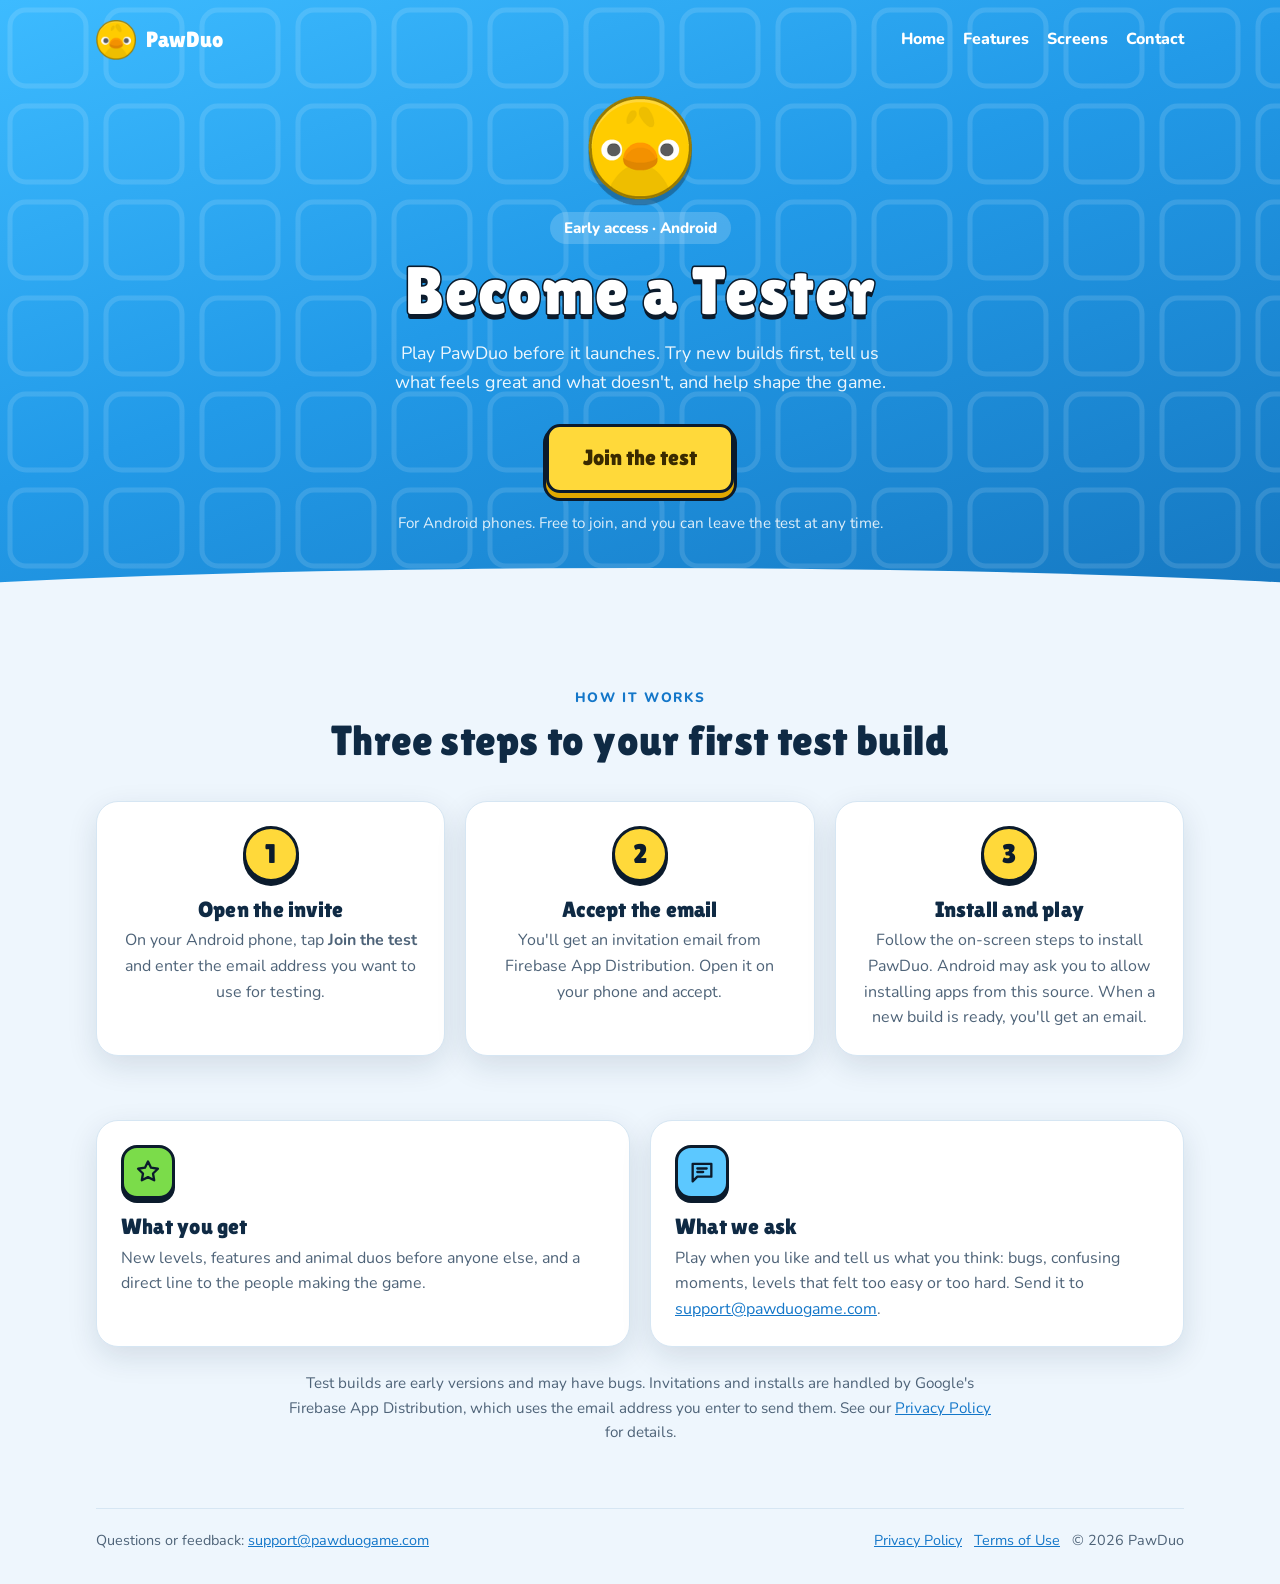
<file: tester.html>
<!doctype html>
<html lang="en">
<head>
  <meta charset="utf-8">
  <meta name="viewport" content="width=device-width, initial-scale=1">
  <title>Become a Tester – PawDuo</title>
  <meta name="description" content="Play PawDuo before launch. Join the tester program, try new builds early and help shape the game.">
  <meta property="og:title" content="Become a PawDuo Tester">
  <meta property="og:description" content="Play PawDuo before launch and help shape the game.">
  <meta property="og:image" content="https://pawduogame.com/assets/InGamePictures/web/01_Home.webp">
  <meta name="theme-color" content="#1f8fe0">
  <link rel="icon" type="image/png" sizes="32x32" href="assets/favicon-32.png">
  <link rel="apple-touch-icon" href="assets/icon.png">
  <link rel="preconnect" href="https://fonts.googleapis.com">
  <link rel="preconnect" href="https://fonts.gstatic.com" crossorigin>
  <link rel="stylesheet" href="https://fonts.googleapis.com/css2?family=Lilita+One&family=Nunito:wght@500;700;800&display=swap">
  <link rel="stylesheet" href="style.css?v=11">
</head>
<body class="landing">

  <section class="hero hero-short">
    <div class="tiles" aria-hidden="true"></div>
    <div class="wrap">
      <header class="site">
        <a class="brand" href="/"><img src="assets/icon.png" alt="" width="40" height="40">PawDuo</a>
        <nav>
          <a href="/">Home</a>
          <a href="/#features">Features</a>
          <a href="/#screens">Screens</a>
          <a href="#contact">Contact</a>
        </nav>
      </header>

      <div class="tester-hero">
        <img class="tester-icon" src="assets/icon.png" alt="" width="104" height="104">
        <p class="eyebrow">Early access · Android</p>
        <h1>Become a Tester</h1>
        <p class="lead">Play PawDuo before it launches. Try new builds first, tell us what feels great and what doesn't, and help shape the game.</p>
        <div class="cta-row">
          <a class="btn btn-yellow" href="https://appdistribution.firebase.dev/i/930b18001cac1fad" target="_blank" rel="noopener">Join the test</a>
        </div>
        <p class="fineprint">For Android phones. Free to join, and you can leave the test at any time.</p>
      </div>
    </div>
  </section>

  <main>
    <section class="section">
      <div class="wrap">
        <div class="section-head">
          <p class="kicker">How it works</p>
          <h2>Three steps to your first test build</h2>
        </div>

        <div class="rules steps">
          <article class="rule">
            <span class="step-no" aria-hidden="true">1</span>
            <h3>Open the invite</h3>
            <p>On your Android phone, tap <strong>Join the test</strong> and enter the email address you want to use for testing.</p>
          </article>
          <article class="rule">
            <span class="step-no" aria-hidden="true">2</span>
            <h3>Accept the email</h3>
            <p>You'll get an invitation email from Firebase App Distribution. Open it on your phone and accept.</p>
          </article>
          <article class="rule">
            <span class="step-no" aria-hidden="true">3</span>
            <h3>Install and play</h3>
            <p>Follow the on-screen steps to install PawDuo. Android may ask you to allow installing apps from this source. When a new build is ready, you'll get an email.</p>
          </article>
        </div>
      </div>
    </section>

    <section class="section tester-info">
      <div class="wrap">
        <div class="feature-grid two">
          <article class="feature">
            <span class="ico ico-green" aria-hidden="true">
              <svg viewBox="0 0 24 24"><path d="M12 3l2.6 5.3 5.9.9-4.2 4.1 1 5.8L12 16.4 6.7 19.1l1-5.8L3.5 9.2l5.9-.9L12 3Z"/></svg>
            </span>
            <h3>What you get</h3>
            <p>New levels, features and animal duos before anyone else, and a direct line to the people making the game.</p>
          </article>
          <article class="feature">
            <span class="ico ico-blue" aria-hidden="true">
              <svg viewBox="0 0 24 24"><path d="M4 5h16v11H8l-4 4V5ZM8 9h8M8 12h5"/></svg>
            </span>
            <h3>What we ask</h3>
            <p>Play when you like and tell us what you think: bugs, confusing moments, levels that felt too easy or too hard. Send it to <a href="mailto:support@pawduogame.com">support@pawduogame.com</a>.</p>
          </article>
        </div>
        <p class="note">Test builds are early versions and may have bugs. Invitations and installs are handled by Google's Firebase App Distribution, which uses the email address you enter to send them. See our <a href="privacy.html">Privacy Policy</a> for details.</p>
      </div>
    </section>
  </main>

  <div class="wrap">
    <footer class="site" id="contact">
      <span>Questions or feedback: <a href="mailto:support@pawduogame.com">support@pawduogame.com</a></span>
      <span><a href="privacy.html">Privacy Policy</a><a href="terms.html">Terms of Use</a>© 2026 PawDuo</span>
    </footer>
  </div>
</body>
</html>
</file>
<file: style.css>
/* PawDuo site. Colors follow the game: sky blue, sunny yellow, leaf green. */
:root {
  --bg: #eef6fd;
  --card: #ffffff;
  --text: #0f2a44;
  --muted: #4e6378;
  --line: #d6e6f3;
  --accent: #1477c9;
  --accent-soft: #dcefff;
  --blue-1: #3dbbff;
  --blue-2: #1576bf;
  --navy: #0b4f8f;
  --yellow: #ffd93a;
  --yellow-dark: #e0a800;
  --green: #4dc31b;
  --green-dark: #2e8a0c;
  --shadow: 0 10px 30px rgba(15, 42, 68, 0.12);
}

@media (prefers-color-scheme: dark) {
  :root {
    --bg: #0b1724;
    --card: #132436;
    --text: #e8f2fb;
    --muted: #9fb4c8;
    --line: #22384f;
    --accent: #6cc4ff;
    --accent-soft: #17324b;
    --shadow: 0 10px 30px rgba(0, 0, 0, 0.35);
  }
}

* { box-sizing: border-box; }

html { scroll-behavior: smooth; }

body {
  margin: 0;
  background: var(--bg);
  color: var(--text);
  font-family: "Nunito", system-ui, -apple-system, "Segoe UI", Roboto, sans-serif;
  line-height: 1.6;
  overflow-x: hidden;
}

a { color: var(--accent); }

.wrap { max-width: 760px; margin: 0 auto; padding: 0 16px; }
body.landing .wrap { max-width: 1120px; }

h1, h2, h3 { font-family: "Lilita One", "Nunito", system-ui, sans-serif; font-weight: 400; letter-spacing: 0.01em; line-height: 1.15; }

/* ---------- Header ---------- */
header.site {
  padding: 20px 0;
  display: flex;
  align-items: center;
  justify-content: space-between;
  gap: 12px;
  flex-wrap: wrap;
}

header.site .brand {
  display: flex;
  align-items: center;
  gap: 10px;
  font-family: "Lilita One", system-ui, sans-serif;
  font-size: 1.4rem;
  color: var(--text);
  text-decoration: none;
}

header.site .brand img { width: 40px; height: 40px; }

header.site nav { display: flex; flex-wrap: wrap; gap: 4px 18px; }
header.site nav a { text-decoration: none; font-weight: 800; }

/* ---------- Hero ---------- */
.hero {
  position: relative;
  color: #fff;
  background: linear-gradient(160deg, var(--blue-1) 0%, #229ae8 45%, var(--blue-2) 100%);
  padding-bottom: 72px;
  overflow: hidden;
}

/* Rounded tile pattern, like the board behind the game's menus. */
.hero .tiles {
  position: absolute;
  inset: 0;
  background-image: url("data:image/svg+xml,%3Csvg xmlns='http://www.w3.org/2000/svg' width='96' height='96'%3E%3Crect x='10' y='10' width='76' height='76' rx='16' fill='none' stroke='white' stroke-opacity='0.12' stroke-width='5'/%3E%3C/svg%3E");
  pointer-events: none;
}

.hero::after {
  content: "";
  position: absolute;
  left: 0; right: 0; bottom: -1px;
  height: 56px;
  background: var(--bg);
  clip-path: ellipse(75% 100% at 50% 100%);
}

.hero .wrap { position: relative; z-index: 1; }
.hero header.site .brand, .hero header.site nav a { color: #fff; }
.hero header.site nav a:hover { color: var(--yellow); }

.hero-grid {
  display: grid;
  grid-template-columns: 1.15fr 0.85fr;
  gap: 40px;
  align-items: center;
  padding-top: 24px;
}

.eyebrow {
  display: inline-block;
  margin: 0 0 8px;
  padding: 4px 14px;
  border-radius: 999px;
  background: rgba(255, 255, 255, 0.18);
  font-weight: 800;
  font-size: 0.95rem;
}

.wordmark {
  margin: 0;
  font-size: clamp(3.6rem, 9vw, 6.4rem);
  line-height: 1;
  letter-spacing: 0.02em;
  -webkit-text-stroke: 4px #0b1b2c;
  paint-order: stroke fill;
  text-shadow: 0 6px 0 #0b1b2c;
}
.wordmark .paw { color: #0b5ea8; }
.wordmark .duo { color: #c3e6fb; }

.tagline {
  margin: 18px 0 10px;
  font-family: "Lilita One", system-ui, sans-serif;
  font-size: clamp(1.4rem, 3vw, 1.9rem);
  line-height: 1.2;
}

.lead { margin: 0; max-width: 520px; font-size: 1.12rem; color: rgba(255, 255, 255, 0.92); }

.cta-row { display: flex; flex-wrap: wrap; align-items: center; gap: 14px; margin-top: 28px; }

.btn {
  display: inline-block;
  padding: 12px 24px;
  border-radius: 14px;
  font-family: "Lilita One", system-ui, sans-serif;
  font-size: 1.15rem;
  text-decoration: none;
  color: #fff;
  border: 3px solid #0b1b2c;
  transition: transform 0.12s ease;
}
.btn:hover { transform: translateY(-2px); }
.btn:active { transform: translateY(2px); }
.btn-green { background: var(--green); box-shadow: 0 5px 0 var(--green-dark), 0 5px 0 3px #0b1b2c; text-shadow: 0 2px 0 rgba(0, 0, 0, 0.35); }
.btn-yellow { background: var(--yellow); color: #3a2a00; box-shadow: 0 5px 0 var(--yellow-dark), 0 5px 0 3px #0b1b2c; }

.pill {
  display: inline-block;
  padding: 8px 16px;
  border-radius: 999px;
  background: rgba(11, 27, 44, 0.25);
  font-weight: 800;
}

.hero-phone { display: flex; justify-content: center; scroll-margin-top: 24px; }

.phone {
  position: relative;
  width: min(300px, 78vw);
  aspect-ratio: 1080 / 2340;
  border-radius: 40px;
  padding: 10px;
  background: #0b1b2c;
  box-shadow: 0 30px 60px rgba(4, 30, 60, 0.45), inset 0 0 0 2px rgba(255, 255, 255, 0.08);
  transform: rotate(2deg);
}
.phone video {
  display: block;
  width: 100%;
  height: 100%;
  object-fit: cover;
  border-radius: 31px;
  background: #1576bf;
}

/* ---------- Sections ---------- */
.section { padding: 64px 0; }

.section-head { max-width: 720px; margin: 0 auto 36px; text-align: center; }
.section-head h2 { margin: 0 0 12px; font-size: clamp(1.9rem, 4vw, 2.6rem); }
.section-head p { margin: 0; color: var(--muted); font-size: 1.08rem; }
.section-head .kicker {
  margin-bottom: 8px;
  color: var(--accent);
  font-weight: 800;
  text-transform: uppercase;
  letter-spacing: 0.12em;
  font-size: 0.85rem;
}

/* Rules */
.rules { display: grid; grid-template-columns: repeat(3, 1fr); gap: 20px; }

.rule, .feature, .card {
  background: var(--card);
  border: 1px solid var(--line);
  border-radius: 22px;
  padding: 24px;
  box-shadow: var(--shadow);
}
.rule { text-align: center; }
.rule h3, .feature h3 { margin: 16px 0 6px; font-size: 1.35rem; }
.rule p, .feature p { margin: 0; color: var(--muted); }

/* Rule examples drawn with the game's chick (a) and chicken (b); icons shrink to fit narrow cards. */
.mini { display: flex; justify-content: center; gap: 6px; min-height: 112px; align-items: center; }
.mini.stack { flex-direction: column; align-items: stretch; }
.mini.stack span { display: flex; justify-content: center; gap: 6px; }
.mini i {
  flex: 0 1 46px;
  min-width: 0;
  aspect-ratio: 1;
  background: center / contain no-repeat;
  filter: drop-shadow(0 2px 0 rgba(11, 27, 44, 0.35));
}
.mini i.a { background-image: url("assets/Pairs/chick.png"); }
.mini i.b { background-image: url("assets/Pairs/chicken.png"); }
.mini i.bad { border-radius: 50%; outline: 3px solid #ff4d4d; outline-offset: 2px; }

/* Features */
.features { background: linear-gradient(180deg, transparent, var(--accent-soft) 40%, transparent); }
.feature-grid { display: grid; grid-template-columns: repeat(3, 1fr); gap: 20px; }

.ico {
  display: inline-grid;
  place-items: center;
  width: 54px; height: 54px;
  border-radius: 16px;
  border: 3px solid #0b1b2c;
  box-shadow: 0 4px 0 #0b1b2c;
}
.ico svg { width: 28px; height: 28px; fill: none; stroke: #0b1b2c; stroke-width: 2; stroke-linecap: round; stroke-linejoin: round; }
.ico-blue { background: #5cc8ff; }
.ico-yellow { background: var(--yellow); }
.ico-green { background: #7bdc4a; }
.ico-orange { background: #ff9d3c; }
.ico-purple { background: #b98bff; }
.ico-red { background: #ff7a7a; }

.facts { list-style: none; display: flex; flex-wrap: wrap; justify-content: center; gap: 10px; padding: 0; margin: 32px 0 0; }
.facts li {
  padding: 8px 16px;
  border-radius: 999px;
  background: var(--card);
  border: 1px solid var(--line);
  font-weight: 800;
}
.facts li::before { content: "✓ "; color: var(--green); }

/* Screenshot carousel */
.carousel { position: relative; max-width: 1240px; margin: 0 auto; }
.track {
  list-style: none;
  margin: 0;
  padding: 8px 16px 24px;
  display: flex;
  gap: 20px;
  overflow-x: auto;
  scroll-snap-type: x mandatory;
  scroll-padding: 0 16px;
  scrollbar-width: thin;
}
.track li { flex: 0 0 auto; width: clamp(180px, 22vw, 240px); scroll-snap-align: start; text-align: center; }
.track li span { display: block; margin-top: 10px; font-weight: 800; }

.shot {
  display: block;
  width: 100%;
  padding: 6px;
  border: 0;
  border-radius: 26px;
  background: #0b1b2c;
  cursor: zoom-in;
  box-shadow: var(--shadow);
  transition: transform 0.15s ease;
}
.shot:hover { transform: translateY(-4px); }
.shot img { display: block; width: 100%; height: auto; border-radius: 20px; }

.nav-btn {
  position: absolute;
  top: calc(50% - 30px);
  z-index: 2;
  width: 48px; height: 48px;
  border-radius: 50%;
  border: 3px solid #0b1b2c;
  background: var(--yellow);
  color: #0b1b2c;
  font-size: 1.8rem;
  line-height: 1;
  cursor: pointer;
  box-shadow: 0 4px 0 #0b1b2c;
}
.nav-btn.prev { left: 8px; }
.nav-btn.next { right: 8px; }

/* Screenshot viewer */
.viewer {
  border: 0;
  padding: 0;
  background: transparent;
  max-width: 100vw;
  max-height: 100vh;
  overflow: visible;
}
.viewer::backdrop { background: rgba(5, 15, 28, 0.85); }
.viewer img { display: block; max-height: 88vh; max-width: 88vw; border-radius: 24px; }
.viewer button {
  position: absolute;
  width: 48px; height: 48px;
  border-radius: 50%;
  border: 3px solid #0b1b2c;
  background: var(--yellow);
  color: #0b1b2c;
  font-size: 1.8rem;
  line-height: 1;
  cursor: pointer;
}
.v-close { top: -18px; right: -18px; }

/* Full-screen gameplay player */
.player {
  width: 100vw; height: 100vh;
  max-width: 100vw; max-height: 100vh;
  margin: 0;
  padding: 0;
  border: 0;
  background: rgba(5, 15, 28, 0.94);
}
.player[open] { display: flex; align-items: center; justify-content: center; }
.player::backdrop { background: rgba(5, 15, 28, 0.94); }
.player video {
  display: block;
  height: 94vh;
  max-width: 94vw;
  aspect-ratio: 1080 / 2340;
  object-fit: contain;
  border-radius: 24px;
  background: #000;
}
.player .v-close {
  position: fixed;
  top: 16px; right: 16px;
  z-index: 1;
  width: 48px; height: 48px;
  border-radius: 50%;
  border: 3px solid #0b1b2c;
  background: var(--yellow);
  color: #0b1b2c;
  font-size: 1.8rem;
  line-height: 1;
  cursor: pointer;
}
@media (max-width: 600px) {
  .player video { height: 100vh; max-width: 100vw; border-radius: 0; }
}
.v-prev { left: -64px; top: calc(50% - 24px); }
.v-next { right: -64px; top: calc(50% - 24px); }

/* Closing call to action */
.closing-card {
  text-align: center;
  color: #fff;
  background: linear-gradient(160deg, var(--blue-1), var(--blue-2));
  border-radius: 28px;
  padding: 44px 24px;
  box-shadow: var(--shadow);
}
.closing-card img { filter: drop-shadow(0 6px 0 rgba(11, 27, 44, 0.35)); }
.closing-card h2 { margin: 14px 0 8px; font-size: clamp(1.8rem, 4vw, 2.4rem); }
.closing-card p { margin: 0 auto 24px; max-width: 520px; color: rgba(255, 255, 255, 0.92); }
.closing-card .btn { overflow-wrap: anywhere; }
.closing-actions { justify-content: center; margin-top: 0; }

/* Round yellow buttons: older iOS Safari adds its own button padding and stretches them into ovals with the
   symbol off-center, so the size and centering are pinned here. */
.nav-btn, .viewer button, .player .v-close {
  -webkit-appearance: none;
  appearance: none;
  box-sizing: border-box;
  display: flex;
  align-items: center;
  justify-content: center;
  padding: 0;
  margin: 0;
  width: 48px; min-width: 48px; max-width: 48px;
  height: 48px; min-height: 48px; max-height: 48px;
  flex: 0 0 48px;
  border-radius: 50%;
  font-family: Arial, Helvetica, sans-serif;
  font-weight: 700;
  font-size: 30px;
  line-height: 48px;
  text-align: center;
  -webkit-tap-highlight-color: transparent;
}

/* ---------- Become a Tester page ---------- */
.hero-short { padding-bottom: 88px; }
.tester-hero { max-width: 640px; margin: 0 auto; padding-top: 16px; text-align: center; }
.tester-hero .tester-icon { display: block; margin: 0 auto 12px; filter: drop-shadow(0 6px 0 rgba(11, 27, 44, 0.35)); }
.tester-hero h1 {
  margin: 4px 0 12px;
  font-size: clamp(2.6rem, 7vw, 4.2rem);
  line-height: 1.05;
  -webkit-text-stroke: 3px #0b1b2c;
  paint-order: stroke fill;
  text-shadow: 0 5px 0 #0b1b2c;
}
.tester-hero .lead { margin: 0 auto; }
.tester-hero .cta-row { justify-content: center; }
.tester-hero .btn { font-size: 1.35rem; padding: 14px 34px; }
.fineprint { margin: 18px 0 0; font-size: 0.95rem; color: rgba(255, 255, 255, 0.85); }

.step-no {
  display: inline-flex;
  align-items: center;
  justify-content: center;
  width: 56px; height: 56px;
  border-radius: 50%;
  border: 3px solid #0b1b2c;
  background: var(--yellow);
  color: #0b1b2c;
  font-family: "Lilita One", system-ui, sans-serif;
  font-size: 1.7rem;
  box-shadow: 0 4px 0 #0b1b2c;
}

.feature-grid.two { grid-template-columns: repeat(2, 1fr); }
.tester-info { padding-top: 0; }
@media (max-width: 600px) { .feature-grid.two { grid-template-columns: 1fr; } }
.note { max-width: 720px; margin: 24px auto 0; text-align: center; color: var(--muted); font-size: 0.95rem; }

.nav-cta {
  padding: 4px 14px;
  border-radius: 999px;
  background: var(--yellow);
  color: #0b1b2c !important;
  border: 2px solid #0b1b2c;
}
.nav-cta:hover { color: #0b1b2c !important; filter: brightness(1.05); }

/* ---------- Publishers page (unlisted) ---------- */
.btn-white { background: #fff; color: #0b1b2c; box-shadow: 0 5px 0 #b9cbdc, 0 5px 0 3px #0b1b2c; }
.hero-tags { list-style: none; display: flex; flex-wrap: wrap; gap: 8px; margin: 22px 0 0; padding: 0; }
.hero-tags li {
  padding: 4px 12px;
  border-radius: 999px;
  background: rgba(255, 255, 255, 0.18);
  border: 1px solid rgba(255, 255, 255, 0.35);
  color: #fff;
  font-weight: 800;
  font-size: 0.9rem;
}

.stats-section { padding: 40px 0 8px; }
.stats {
  list-style: none;
  margin: 0;
  padding: 0;
  display: grid;
  grid-template-columns: repeat(6, 1fr);
  gap: 14px;
}
.stats li {
  background: var(--card);
  border: 1px solid var(--line);
  border-radius: 20px;
  padding: 18px 12px;
  text-align: center;
  box-shadow: var(--shadow);
}
.stats strong {
  display: block;
  font-family: "Lilita One", system-ui, sans-serif;
  font-weight: 400;
  font-size: 2.1rem;
  line-height: 1.1;
  color: var(--accent);
}
.stats span { display: block; margin-top: 4px; color: var(--muted); font-size: 0.9rem; font-weight: 700; line-height: 1.3; }

.spec-grid { display: grid; grid-template-columns: repeat(3, 1fr); gap: 20px; align-items: start; }
.card h3 { margin: 0 0 12px; font-size: 1.35rem; }
.card > p { margin: 0; color: var(--muted); }

.checklist { list-style: none; margin: 0; padding: 0; display: grid; gap: 10px; }
.checklist li { position: relative; padding-left: 28px; color: var(--muted); }
.checklist li::before {
  content: "";
  position: absolute;
  left: 0; top: 0.35em;
  width: 18px; height: 18px;
  border-radius: 50%;
  background: var(--green) url("data:image/svg+xml,%3Csvg xmlns='http://www.w3.org/2000/svg' viewBox='0 0 24 24' fill='none' stroke='%23fff' stroke-width='4' stroke-linecap='round' stroke-linejoin='round'%3E%3Cpath d='M5 12l5 5 9-10'/%3E%3C/svg%3E") center / 12px no-repeat;
}
.checklist strong { color: var(--text); }

.diff-list {
  list-style: none;
  counter-reset: diff;
  margin: 0;
  padding: 0;
  display: grid;
  grid-template-columns: repeat(2, 1fr);
  gap: 16px 24px;
}
.diff-list li {
  counter-increment: diff;
  position: relative;
  padding: 20px 20px 20px 84px;
  background: var(--card);
  border: 1px solid var(--line);
  border-radius: 20px;
  box-shadow: var(--shadow);
}
.diff-list li::before {
  content: counter(diff);
  position: absolute;
  left: 20px; top: 20px;
  width: 46px; height: 46px;
  display: flex; align-items: center; justify-content: center;
  border-radius: 50%;
  border: 3px solid #0b1b2c;
  background: var(--yellow);
  color: #0b1b2c;
  font-family: "Lilita One", system-ui, sans-serif;
  font-size: 1.4rem;
  box-shadow: 0 3px 0 #0b1b2c;
}
.diff-list h3 { margin: 0 0 4px; font-size: 1.2rem; }
.diff-list p { margin: 0; color: var(--muted); }

.dev-card { max-width: 820px; margin: 0 auto; }
.dev-head { display: flex; align-items: center; gap: 16px; margin-bottom: 16px; }
.dev-head img { flex: none; filter: drop-shadow(0 4px 0 rgba(11, 27, 44, 0.3)); }
/* Lilita One has no ğ/ş/ı/İ (same as in the game, K-69), so the name uses Nunito. */
.dev-head h3 { margin: 0; font-family: "Nunito", system-ui, sans-serif; font-weight: 800; font-size: 1.6rem; letter-spacing: 0; }
.dev-role { margin: 2px 0 0; color: var(--accent); font-weight: 800; }
.dev-card h4 { margin: 22px 0 12px; font-family: "Lilita One", system-ui, sans-serif; font-weight: 400; font-size: 1.2rem; }

.closing-links { display: flex; flex-wrap: wrap; justify-content: center; gap: 8px 22px; margin: 22px auto 0 !important; }
.closing-links a { color: #fff; font-weight: 800; }

@media (max-width: 900px) {
  .stats { grid-template-columns: repeat(3, 1fr); }
  .spec-grid, .diff-list { grid-template-columns: 1fr; }
  .hero-tags { justify-content: center; }
}
@media (max-width: 600px) {
  .stats { grid-template-columns: repeat(2, 1fr); }
  .diff-list li { padding: 18px 18px 18px 74px; }
  .diff-list li::before { left: 16px; top: 18px; width: 42px; height: 42px; font-size: 1.25rem; }
}

/* ---------- Doc pages (privacy, terms) ---------- */
.badge {
  display: inline-block;
  background: var(--accent-soft);
  color: var(--accent);
  border-radius: 999px;
  padding: 4px 12px;
  font-weight: 700;
  font-size: 0.9rem;
  margin-top: 18px;
}

article.doc {
  background: var(--card);
  border: 1px solid var(--line);
  border-radius: 20px;
  padding: 28px 24px;
  margin: 8px 0 24px;
}
article.doc h1 { margin-top: 0; }
article.doc h2 { margin-top: 28px; font-size: 1.3rem; }
article.doc .updated { color: var(--muted); margin-top: -8px; }

/* ---------- Footer ---------- */
footer.site {
  border-top: 1px solid var(--line);
  padding: 20px 0 32px;
  color: var(--muted);
  font-size: 0.9rem;
  display: flex;
  flex-wrap: wrap;
  gap: 8px 16px;
  justify-content: space-between;
}
footer.site a { margin-right: 12px; }

/* ---------- Small screens ---------- */
@media (max-width: 900px) {
  .hero-grid { grid-template-columns: 1fr; text-align: center; }
  .lead { margin: 0 auto; }
  .cta-row { justify-content: center; }
  .rules, .feature-grid { grid-template-columns: 1fr 1fr; }
  .rules .rule:last-child { grid-column: 1 / -1; }
  .v-prev { left: 8px; }
  .v-next { right: 8px; }
  .v-close { top: 8px; right: 8px; }
}

@media (max-width: 600px) {
  .rules, .feature-grid { grid-template-columns: 1fr; }
  .nav-btn { display: none; }
  .wordmark { -webkit-text-stroke-width: 3px; text-shadow: 0 4px 0 #0b1b2c; }
  .section { padding: 48px 0; }
  header.site { justify-content: center; }
  header.site nav { justify-content: center; gap: 4px 14px; }
}

@media (prefers-reduced-motion: reduce) {
  html { scroll-behavior: auto; }
  .btn, .shot { transition: none; }
}
</file>
